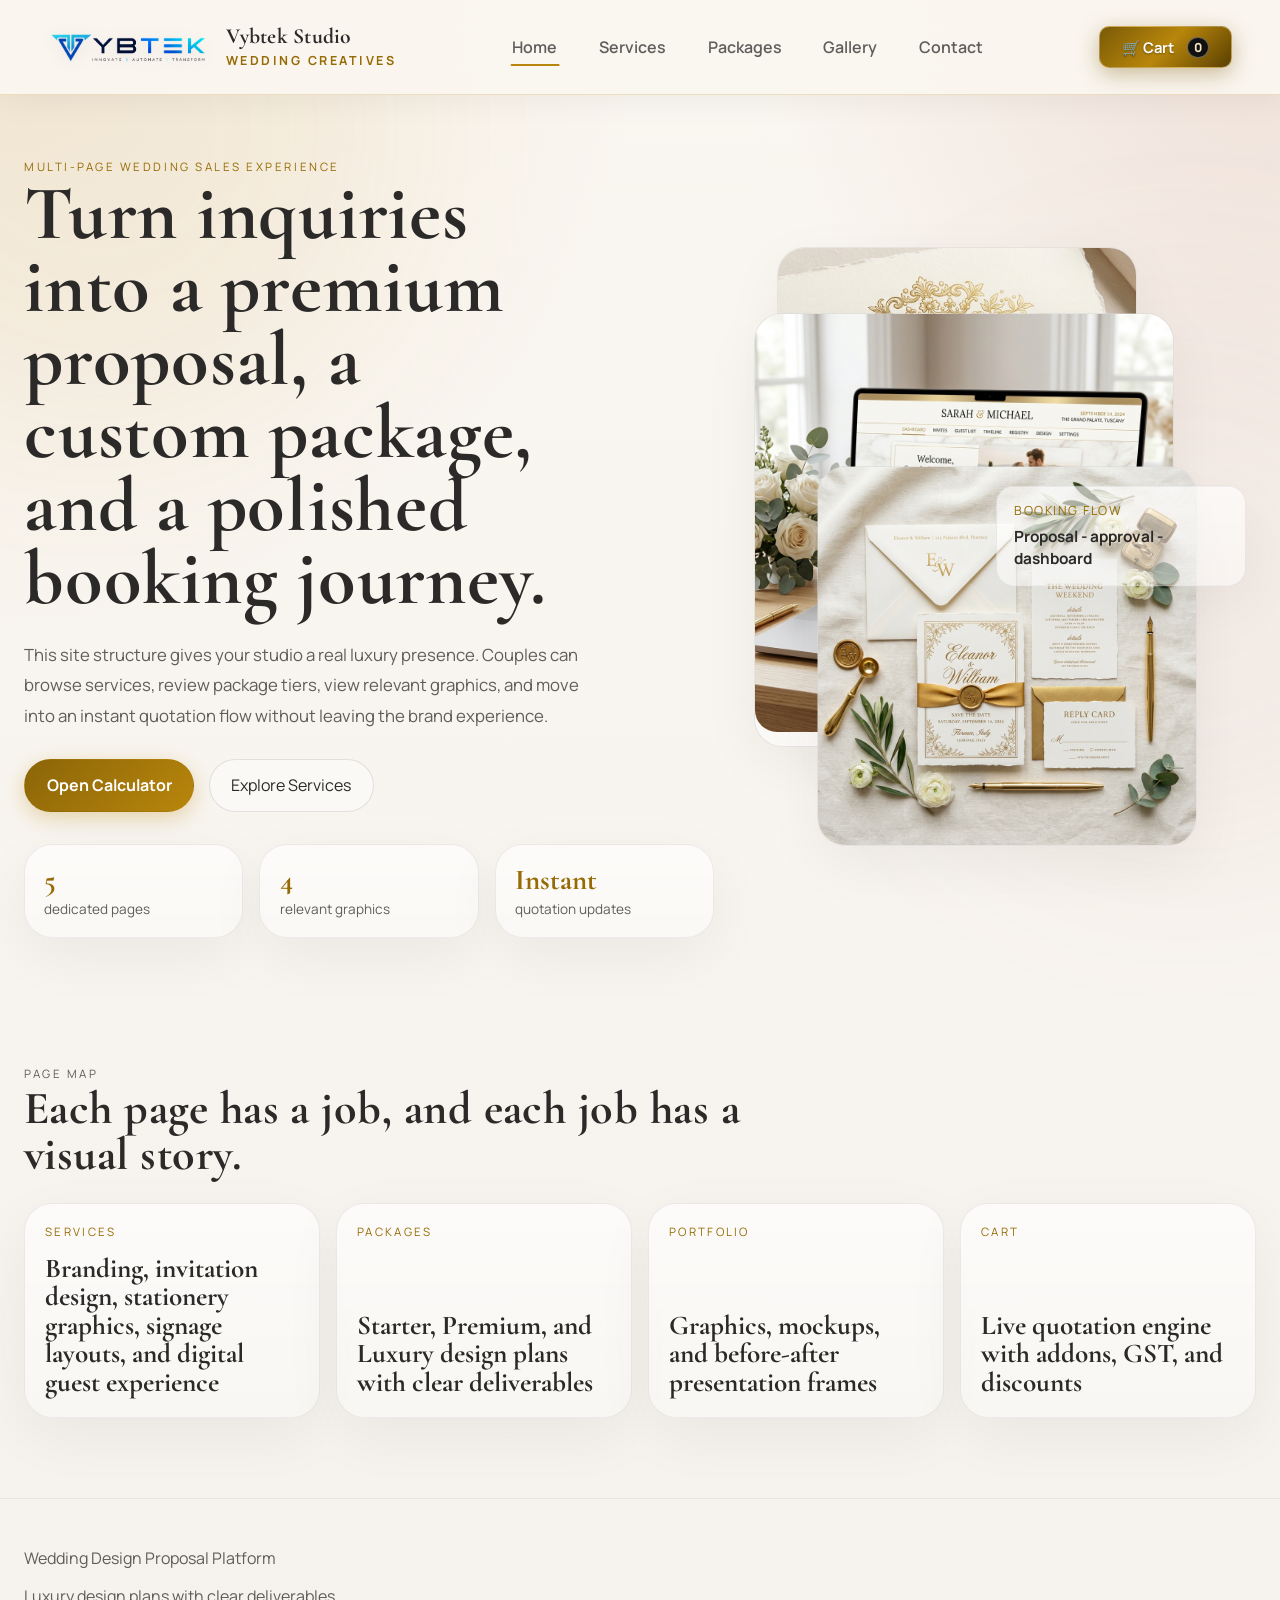
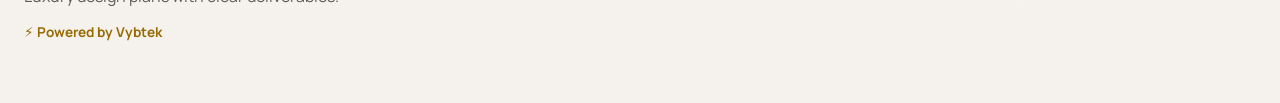
<file: index.html>
<!DOCTYPE html>
<html lang="en">
  <head>
    <meta charset="UTF-8" />
    <meta name="viewport" content="width=device-width, initial-scale=1.0" />
    <title>Wedding Design Proposal Platform</title>
    <meta
      name="description"
      content="A multi-page wedding design proposal website with services, packages, portfolio graphics, and instant quotation."
    />
    <link rel="canonical" href="https://invitejoy.vybtek.com/" />
    <link rel="icon" type="image/svg+xml" href="/graphics/invitejoy-logo.svg" />
    <meta property="og:type" content="website" />
    <meta property="og:site_name" content="InviteJoy" />
    <meta property="og:title" content="Wedding Design Proposal Platform" />
    <meta property="og:description" content="A multi-page wedding design proposal website with services, packages, portfolio graphics, and instant quotation." />
    <meta property="og:url" content="https://invitejoy.vybtek.com/" />
    <meta property="og:image" content="https://invitejoy.vybtek.com/graphics/og-invitejoy.jpg" />
    <meta name="twitter:card" content="summary_large_image" />
    <meta name="twitter:title" content="Wedding Design Proposal Platform" />
    <meta name="twitter:description" content="A multi-page wedding design proposal website with services, packages, portfolio graphics, and instant quotation." />
    <meta name="twitter:image" content="https://invitejoy.vybtek.com/graphics/og-invitejoy.jpg" />
    <link rel="preconnect" href="https://fonts.googleapis.com" />
    <link rel="preconnect" href="https://fonts.gstatic.com" crossorigin />
    <link
      href="https://fonts.googleapis.com/css2?family=Cormorant+Garamond:wght@500;600;700&family=Manrope:wght@400;500;600;700;800&display=swap"
      rel="stylesheet"
    />
    <link rel="stylesheet" href="css/styles.css" />
  </head>
  <body class="page-shell">
    <div class="ambient ambient-left"></div>
    <div class="ambient ambient-right"></div>
    <header class="topbar">
      <a href="index.html" class="brand-lockup" style="text-decoration: none; color: inherit;">
        <img src="graphics/invitejoy-logo.svg" alt="InviteJoy" class="brand-logo-img">
        <div>
          <h1 style="font-size: 1.15rem; margin: 0; color: var(--text); font-family: 'Cormorant Garamond', Georgia, serif; font-weight: 700; line-height: 1.1;">InviteJoy</h1>
          <p class="eyebrow" style="margin: 0.15rem 0 0 0; font-size: 0.72rem; color: var(--gold-strong); text-transform: uppercase; letter-spacing: 0.18em; font-weight: 700;">Wedding Creatives</p>
        </div>
      </a>
      <nav class="topnav">
        <a href="index.html">Home</a>
        <a href="services.html">Services</a>
        <a href="packages.html">Packages</a>
        <a href="portfolio.html">Gallery</a>
        <a href="contact.html">Contact</a>
      </nav>
      <div style="display: flex; align-items: center; gap: 0.75rem;">
        <a class="button button-primary header-cart-btn" href="cart.html" style="font-size: 0.85rem; padding: 0.45rem 1.1rem; border-radius: 8px; display: inline-flex; align-items: center; gap: 0.4rem;">🛒 Cart <span class="cart-badge-count">0</span></a>
      </div>
    </header>

    <main>
      <section class="hero section">
        <div class="hero-copy">
          <p class="eyebrow">Multi-page wedding sales experience</p>
          <h2>Turn inquiries into a premium proposal, a custom package, and a polished booking journey.</h2>
          <p class="lead">
            This site structure gives your studio a real luxury presence. Couples can browse services, review
            package tiers, view relevant graphics, and move into an instant quotation flow without leaving the
            brand experience.
          </p>
          <div class="hero-actions">
            <a class="button button-primary" href="cart.html">Open Calculator</a>
            <a class="button button-secondary" href="services.html">Explore Services</a>
          </div>
          <div class="hero-stats">
            <article>
              <strong>5</strong>
              <span>dedicated pages</span>
            </article>
            <article>
              <strong>4</strong>
              <span>relevant graphics</span>
            </article>
            <article>
              <strong>Instant</strong>
              <span>quotation updates</span>
            </article>
          </div>
        </div>

        <div class="hero-visual collage-visual">
          <div class="floating-card collage-card card-a">
            <img class="graphic-img" src="graphics/invitation-crest.jpg" alt="Elegant invitation crest graphic" />
          </div>
          <div class="floating-card collage-card card-b">
            <img class="graphic-img" src="graphics/website-dashboard.jpg" alt="Wedding website dashboard preview" />
          </div>
          <div class="floating-card collage-card card-c">
            <img class="graphic-img" src="graphics/stationery-suite.jpg" alt="Wedding stationery suite mockup" />
          </div>
          <div class="floating-card small-card collage-note">
            <span>Booking flow</span>
            <strong>Proposal - approval - dashboard</strong>
          </div>
        </div>
      </section>

      <section class="section">
        <div class="section-heading">
          <p class="eyebrow">Page Map</p>
          <h2>Each page has a job, and each job has a visual story.</h2>
        </div>
        <div class="page-links-grid">
          <a class="page-link-card" href="services.html">
            <span>Services</span>
            <strong>Branding, invitation design, stationery graphics, signage layouts, and digital guest experience</strong>
          </a>
          <a class="page-link-card" href="packages.html">
            <span>Packages</span>
            <strong>Starter, Premium, and Luxury design plans with clear deliverables</strong>
          </a>
          <a class="page-link-card" href="portfolio.html">
            <span>Portfolio</span>
            <strong>Graphics, mockups, and before-after presentation frames</strong>
          </a>
          <a class="page-link-card" href="cart.html">
            <span>Cart</span>
            <strong>Live quotation engine with addons, GST, and discounts</strong>
          </a>
        </div>
      </section>
    </main>

    <footer class="footer">
      <div>
        <p>Wedding Design Proposal Platform</p>
        <p>Luxury design plans with clear deliverables.</p>
        <p style="font-size: 0.85rem; color: var(--gold-strong); font-weight: 700; margin-top: 0.5rem;">⚡ Powered by Vybtek</p>
      </div>
    </footer>
  <script src="js/config.js"></script>
    <script src="js/nav.js"></script>
    <script src="js/cart-manager.js"></script>
</body>
</html>
</file>
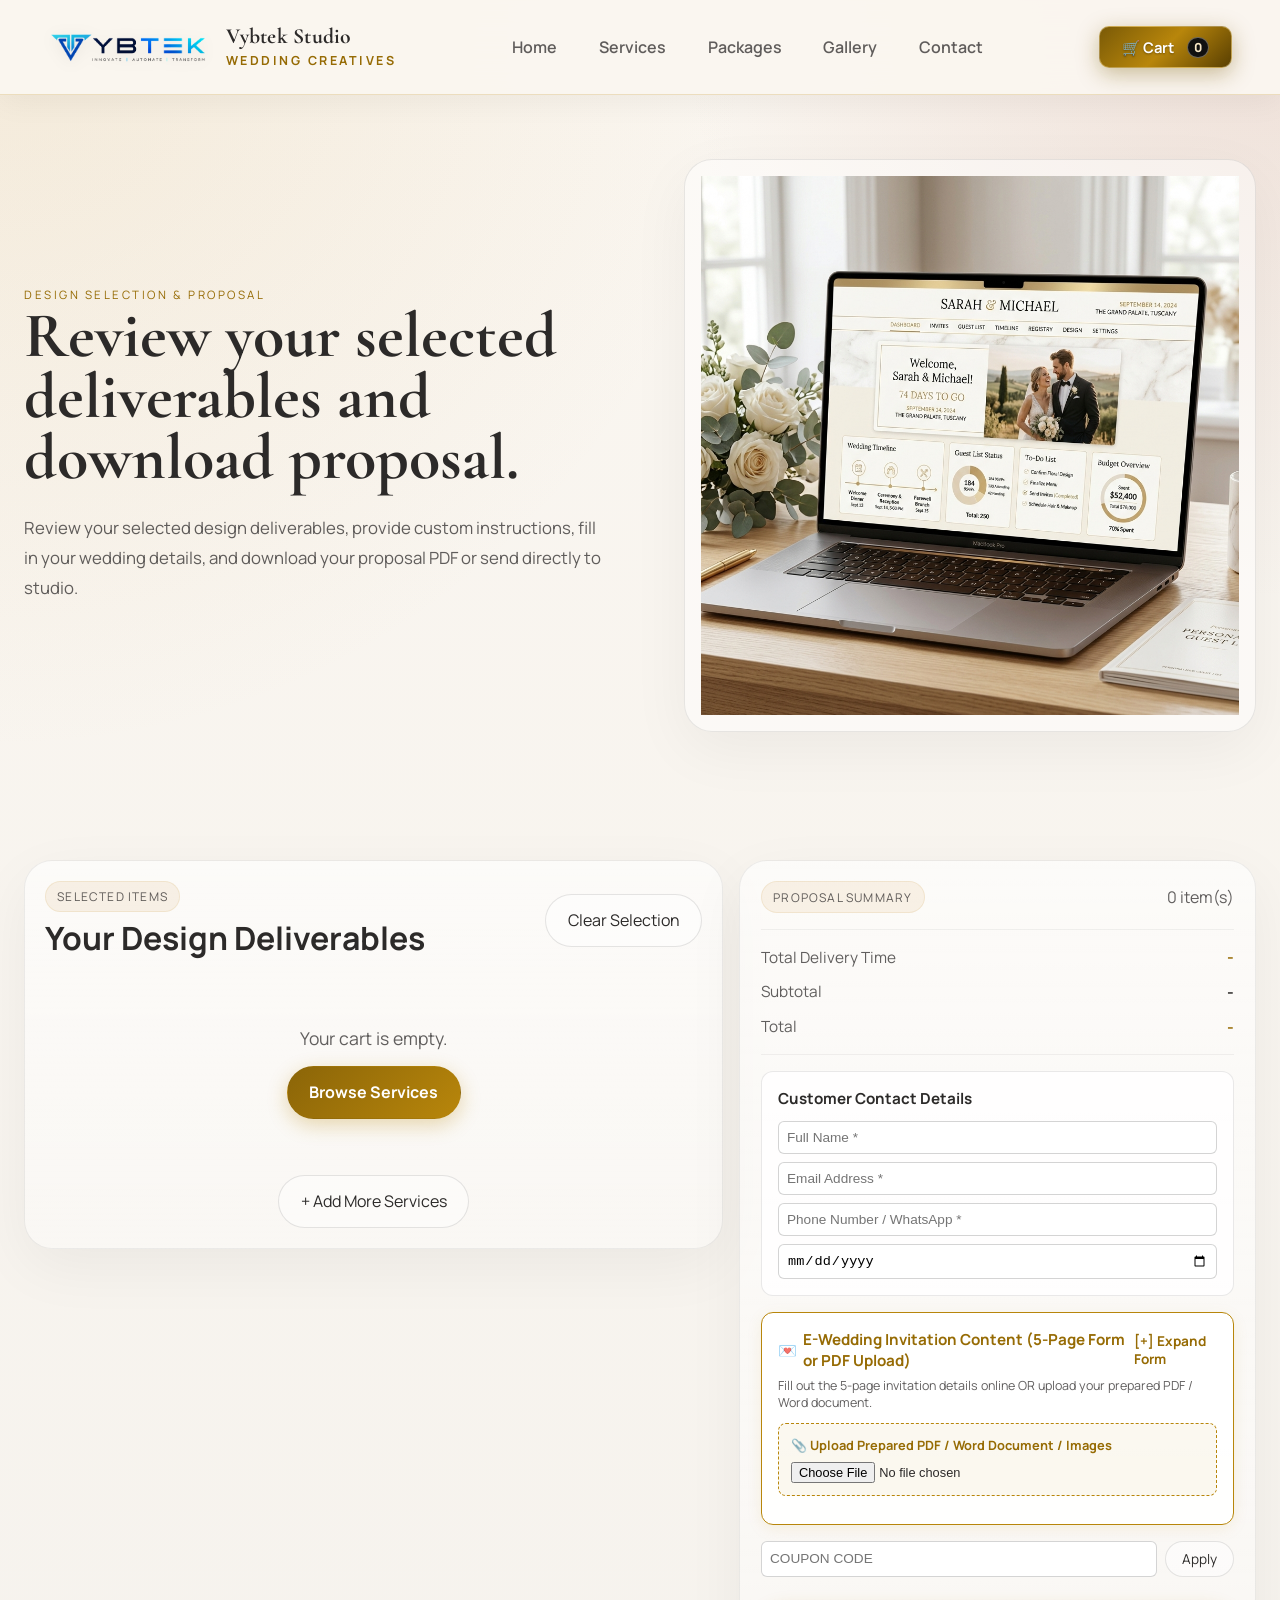
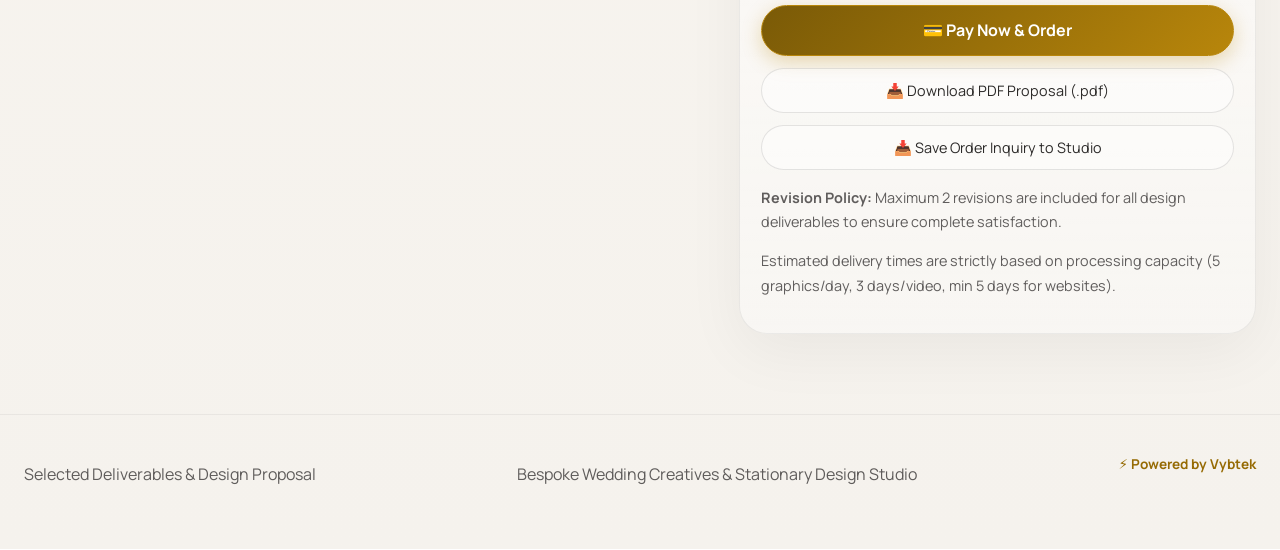
<file: calculator.html>
<!DOCTYPE html>
<html lang="en">
<head>
  <meta charset="UTF-8" />
  <meta name="robots" content="noindex" />
  <link rel="canonical" href="https://invitejoy.vybtek.com/cart.html" />
  <meta http-equiv="refresh" content="0; url=cart.html" />
  <script>window.location.href = "cart.html";</script>
</head>
<body>
  <p>Redirecting to <a href="cart.html">Cart & Checkout</a>...</p>
</body>
</html>
</file>
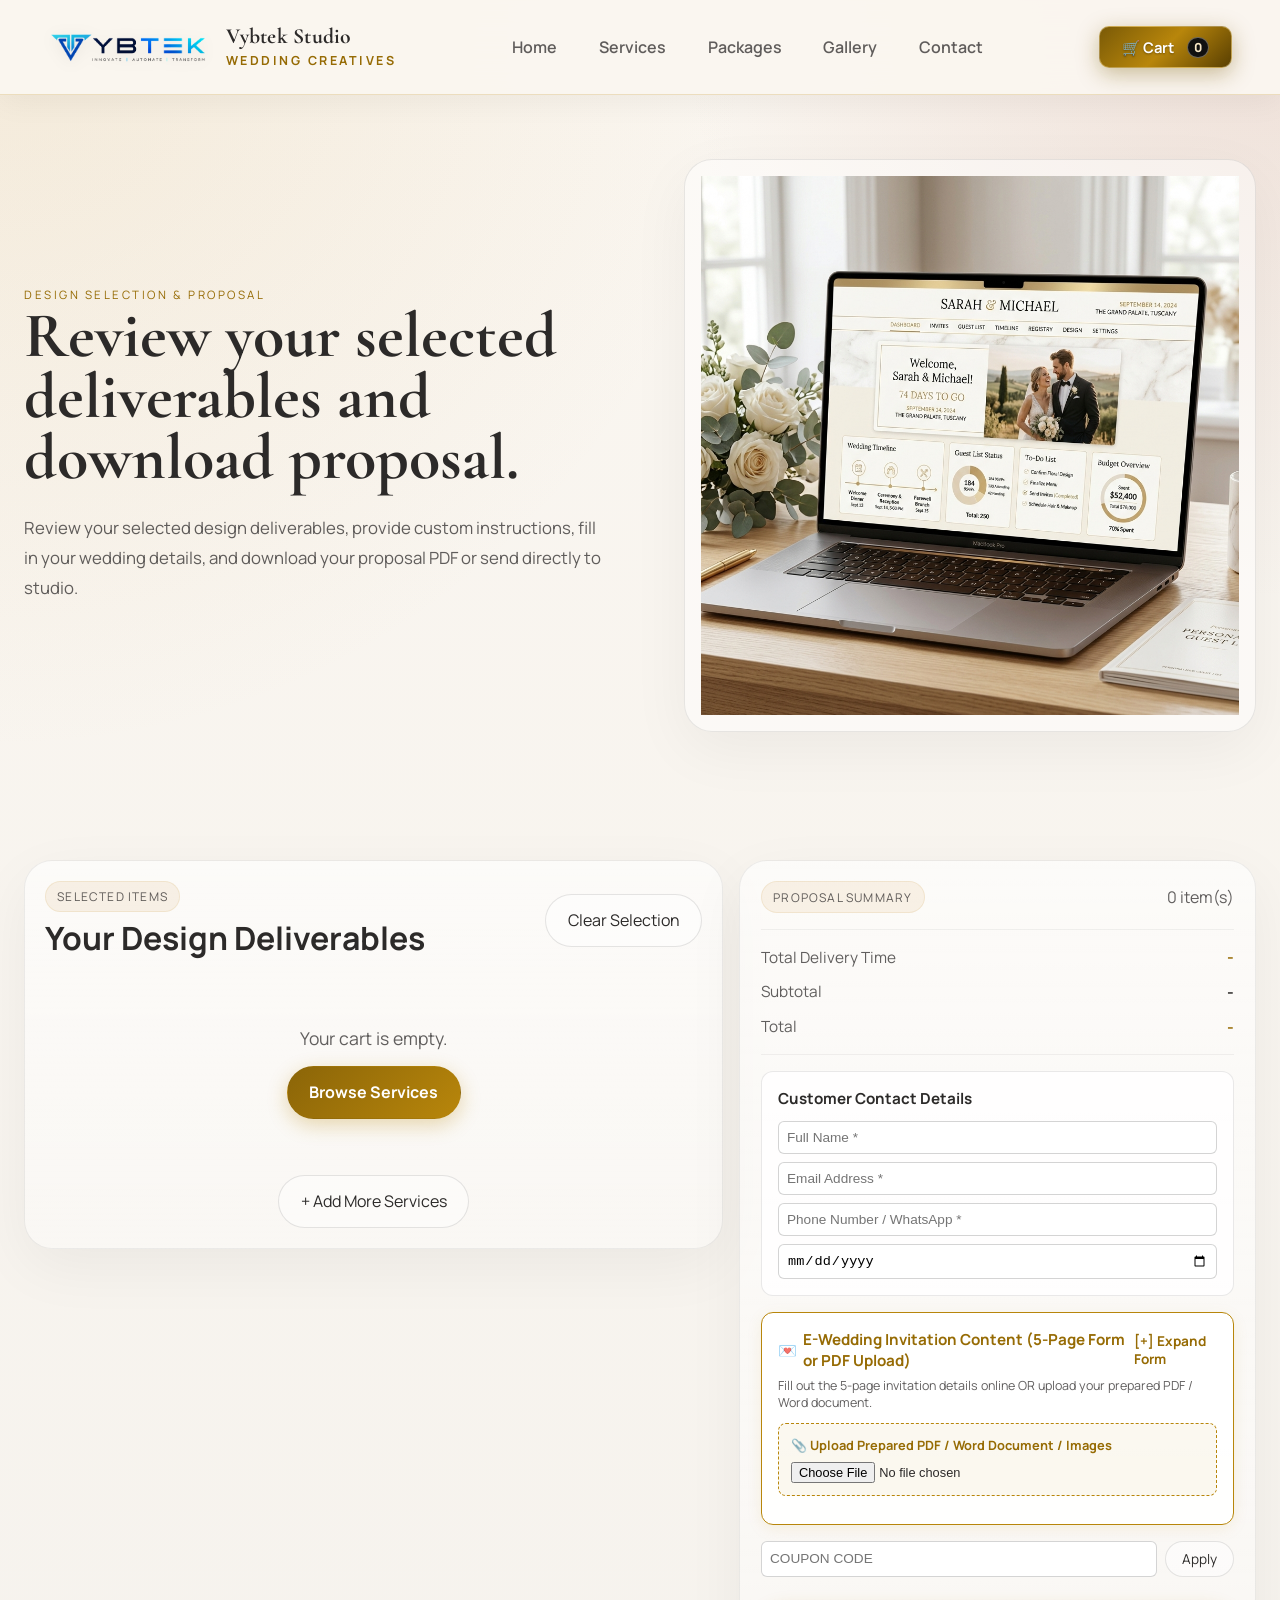
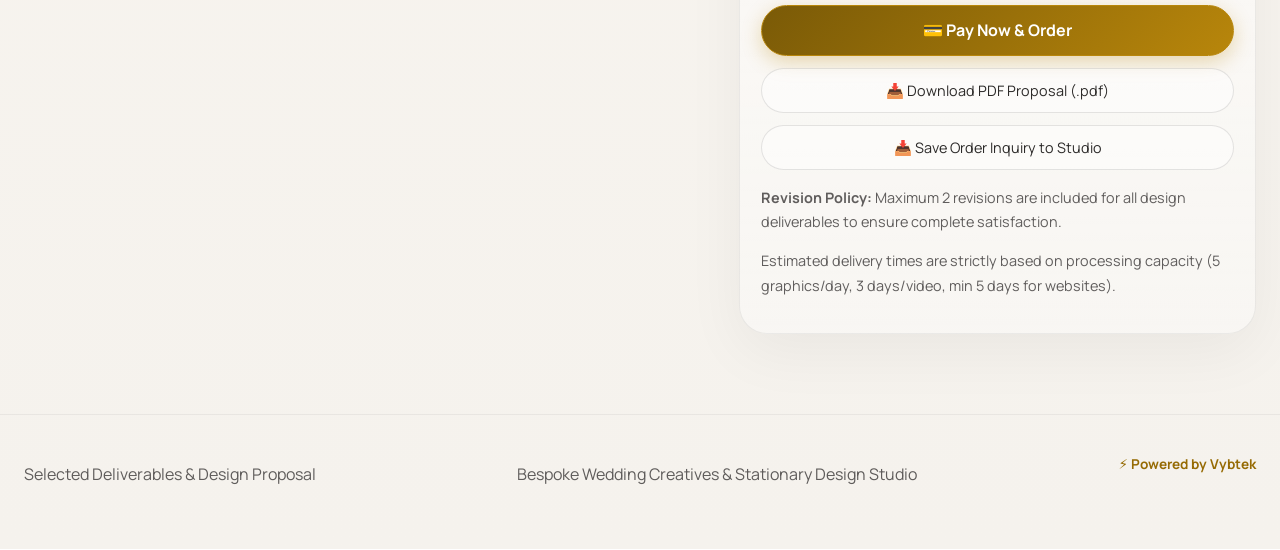
<file: cart.html>
<!DOCTYPE html>
<html lang="en">
  <head>
    <meta charset="UTF-8" />
    <meta name="viewport" content="width=device-width, initial-scale=1.0" />
    <title>Selected Designs & Proposal | Vybtek Wedding</title>
    <meta
      name="description"
      content="Review your selected wedding design services, calculate delivery timelines, and download your proposal."
    />
    <link rel="preconnect" href="https://fonts.googleapis.com" />
    <link rel="preconnect" href="https://fonts.gstatic.com" crossorigin />
    <link
      href="https://fonts.googleapis.com/css2?family=Cormorant+Garamond:wght@500;600;700&family=Manrope:wght@400;500;600;700;800&display=swap"
      rel="stylesheet"
    />
    <link rel="canonical" href="https://invitejoy.vybtek.com/cart.html" />
    <link rel="icon" type="image/svg+xml" href="/graphics/invitejoy-logo.svg" />
    <meta property="og:type" content="website" />
    <meta property="og:site_name" content="InviteJoy" />
    <meta property="og:title" content="Selected Designs & Proposal | Vybtek Wedding" />
    <meta property="og:description" content="Review your selected wedding design services, calculate delivery timelines, and download your proposal." />
    <meta property="og:url" content="https://invitejoy.vybtek.com/cart.html" />
    <meta property="og:image" content="https://invitejoy.vybtek.com/graphics/og-invitejoy.jpg" />
    <meta name="twitter:card" content="summary_large_image" />
    <meta name="twitter:title" content="Selected Designs & Proposal | Vybtek Wedding" />
    <meta name="twitter:description" content="Review your selected wedding design services, calculate delivery timelines, and download your proposal." />
    <meta name="twitter:image" content="https://invitejoy.vybtek.com/graphics/og-invitejoy.jpg" />
    <link rel="stylesheet" href="css/styles.css" />
    <style>
      .cart-item-row {
        display: flex;
        justify-content: space-between;
        align-items: center;
        padding: 1rem;
        background: rgba(255,255,255,0.7);
        border: 1px solid rgba(44,42,41,0.1);
        border-radius: 12px;
        margin-bottom: 0.75rem;
      }
      .cart-item-info {
        display: flex;
        align-items: center;
        gap: 1rem;
      }
      .cart-item-info img {
        width: 56px;
        height: 56px;
        object-fit: cover;
        border-radius: 8px;
        border: 1px solid rgba(44,42,41,0.15);
      }
      .remove-btn {
        background: #e74c3c;
        color: white;
        border: none;
        padding: 0.3rem 0.6rem;
        border-radius: 6px;
        cursor: pointer;
        font-size: 0.8rem;
      }
      @media print {
        header, nav, .header-cart-btn, footer, .button, button, .remove-btn, #invFormToggleIcon, .quote-note, .page-hero {
          display: none !important;
        }
        body, main {
          background: #ffffff !important;
          color: #000000 !important;
          padding: 0 !important;
          margin: 0 !important;
        }
        .calculator-layout {
          display: block !important;
        }
        .quote-panel {
          margin-top: 1.5rem !important;
        }
        textarea, input {
          border: none !important;
          background: transparent !important;
          resize: none !important;
        }
      }
    </style>
    <script src="https://checkout.razorpay.com/v1/checkout.js"></script>
</head>
  <body class="page-shell">
    <header class="topbar">
      <a href="index.html" class="brand-lockup" style="text-decoration: none; color: inherit;">
        <img src="graphics/invitejoy-logo.svg" alt="InviteJoy" class="brand-logo-img">
        <div>
          <h1 style="font-size: 1.15rem; margin: 0; color: var(--text); font-family: 'Cormorant Garamond', Georgia, serif; font-weight: 700; line-height: 1.1;">InviteJoy</h1>
          <p class="eyebrow" style="margin: 0.15rem 0 0 0; font-size: 0.72rem; color: var(--gold-strong); text-transform: uppercase; letter-spacing: 0.18em; font-weight: 700;">Wedding Creatives</p>
        </div>
      </a>
      <nav class="topnav">
        <a href="index.html">Home</a>
        <a href="services.html">Services</a>
        <a href="packages.html">Packages</a>
        <a href="portfolio.html">Gallery</a>
        <a href="contact.html">Contact</a>
      </nav>
      <div style="display: flex; align-items: center; gap: 0.75rem;">
        <a class="button button-primary header-cart-btn" href="cart.html" style="font-size: 0.85rem; padding: 0.45rem 1.1rem; border-radius: 8px; display: inline-flex; align-items: center; gap: 0.4rem;">🛒 Cart <span class="cart-badge-count">0</span></a>
      </div>
    </header>

    <main>
      <section class="page-hero section">
        <div class="page-hero-copy">
          <p class="eyebrow">Design Selection & Proposal</p>
          <h2>Review your selected deliverables and download proposal.</h2>
          <p class="lead">
            Review your selected design deliverables, provide custom instructions, fill in your wedding details, and download your proposal PDF or send directly to studio.
          </p>
        </div>
        <div class="page-hero-graphic">
          <img src="graphics/website-dashboard.jpg" alt="Checkout dashboard visual" />
        </div>
      </section>

      <section id="calculator" class="section calculator-section">
        <div class="calculator-layout">
          <div class="calculator-panel">
            <div class="calc-header">
              <div>
                <span class="calc-badge">Selected Items</span>
                <h3>Your Design Deliverables</h3>
              </div>
              <button class="button button-secondary" onclick="clearAllCart()">Clear Selection</button>
            </div>

            <div id="cartItemsContainer" style="margin-bottom: 1.5rem;"></div>

            <div id="websitePagesGroup" class="admin-input-group" style="display: none; background: rgba(184, 134, 11, 0.1); padding: 1rem; border-radius: 12px; margin-bottom: 1.5rem;">
              <label style="font-weight: 700;">Additional Website Pages (Base single-page included)</label>
              <p style="font-size: 0.85rem; color: var(--muted); margin: 0.25rem 0 0.5rem 0;">Specify extra pages needed beyond the base single page layout</p>
              <input type="number" id="websitePages" min="0" value="0" style="width: 100%; max-width: 200px; padding: 0.5rem; border-radius: 8px; border: 1px solid rgba(44,42,41,0.2);" oninput="renderCartSummary()">
            </div>

            <div style="text-align: center; margin-top: 1.5rem;">
              <a href="services.html" class="button button-ghost">+ Add More Services</a>
            </div>
          </div>

          <aside id="quotePanel" class="quote-panel">
            <div class="quote-card">
              <div class="quote-topline">
                <span class="calc-badge">Proposal summary</span>
                <span id="selectedCount">0 items</span>
              </div>
              <div class="quote-breakdown">
                <div>
                  <span>Total Delivery Time</span>
                  <strong id="deliveryTime" style="color: var(--gold-strong);">-</strong>
                </div>
                <div>
                  <span>Subtotal</span>
                  <strong id="summarySubtotal">-</strong>
                </div>
                <div id="summaryDiscountRow" style="display: none;">
                  <span>Discount</span>
                  <strong id="summaryDiscount" style="color: #2e7d32;">-</strong>
                </div>
                <div>
                  <span>Total</span>
                  <strong id="summaryTotal" style="color: var(--gold-strong);">-</strong>
                </div>
              </div>

              <div class="customer-info-form" style="margin: 1rem 0; padding: 1rem; background: rgba(255,255,255,0.8); border-radius: 12px; border: 1px solid rgba(44,42,41,0.1);">
                <h4 style="margin: 0 0 0.75rem 0; font-size: 0.95rem; font-weight: 700;">Customer Contact Details</h4>
                <div style="display: flex; flex-direction: column; gap: 0.5rem;">
                  <input type="text" id="custName" placeholder="Full Name *" required style="padding: 0.5rem; border-radius: 6px; border: 1px solid rgba(44,42,41,0.2); font-size: 0.85rem;">
                  <input type="email" id="custEmail" placeholder="Email Address *" required style="padding: 0.5rem; border-radius: 6px; border: 1px solid rgba(44,42,41,0.2); font-size: 0.85rem;">
                  <input type="tel" id="custPhone" placeholder="Phone Number / WhatsApp *" required style="padding: 0.5rem; border-radius: 6px; border: 1px solid rgba(44,42,41,0.2); font-size: 0.85rem;">
                  <input type="date" id="custEventDate" style="padding: 0.5rem; border-radius: 6px; border: 1px solid rgba(44,42,41,0.2); font-size: 0.85rem;" title="Wedding / Event Date">
                </div>
              </div>

              <!-- 5-PAGE E-WEDDING INVITATION CONTENT FORM & FILE UPLOAD -->
              <div class="invitation-details-block" style="margin: 1rem 0; padding: 1rem; background: rgba(255,255,255,0.9); border-radius: 12px; border: 1.5px solid var(--gold); box-shadow: 0 4px 15px rgba(184,134,11,0.1);">
                <div style="display: flex; justify-content: space-between; align-items: center; cursor: pointer;" onclick="toggleInvitationForm()">
                  <h4 style="margin: 0; font-size: 0.95rem; font-weight: 700; color: var(--gold-strong); display: flex; align-items: center; gap: 0.4rem;">
                    <span>💌</span> E-Wedding Invitation Content (5-Page Form or PDF Upload)
                  </h4>
                  <span id="invFormToggleIcon" style="font-weight: bold; color: var(--gold-strong); font-size: 0.85rem;">[+] Expand Form</span>
                </div>
                <p style="font-size: 0.78rem; color: var(--muted); margin: 0.35rem 0 0.75rem;">Fill out the 5-page invitation details online OR upload your prepared PDF / Word document.</p>

                <!-- OPTION A: FILE UPLOAD -->
                <div style="margin-bottom: 0.75rem; background: rgba(184,134,11,0.06); padding: 0.75rem; border-radius: 8px; border: 1px dashed var(--gold);">
                  <label style="font-size: 0.8rem; font-weight: 700; display: block; margin-bottom: 0.35rem; color: var(--gold-strong);">📎 Upload Prepared PDF / Word Document / Images</label>
                  <input type="file" id="invitationDocFile" accept=".pdf,.doc,.docx,.png,.jpg,.jpeg" style="width: 100%; font-size: 0.8rem;">
                </div>

                <!-- OPTION B: 5-PAGE CONTENT FORM -->
                <div id="invitationFormBody" style="display: none; flex-direction: column; gap: 0.75rem; margin-top: 0.75rem; border-top: 1px solid rgba(44,42,41,0.1); padding-top: 0.75rem;">
                  
                  <!-- PAGE 1 -->
                  <div style="background: rgba(44,42,41,0.03); padding: 0.75rem; border-radius: 8px;">
                    <strong style="font-size: 0.85rem; color: var(--gold-strong); display: block; margin-bottom: 0.4rem;">Page 1: Title & Overview</strong>
                    <div style="display: grid; grid-template-columns: 1fr 1fr; gap: 0.4rem;">
                      <input type="text" id="invGroomBride" placeholder="Groom & Bride Names (e.g. Rahul & Priya)" style="padding: 0.4rem; font-size: 0.8rem; border-radius: 6px; border: 1px solid #ccc;">
                      <input type="text" id="invHashtag" placeholder="# Wedding Hashtag (e.g. #RahulWedsPriya)" style="padding: 0.4rem; font-size: 0.8rem; border-radius: 6px; border: 1px solid #ccc;">
                      <input type="text" id="invEventDate" placeholder="Date of Event (e.g. 12th Dec 2026)" style="padding: 0.4rem; font-size: 0.8rem; border-radius: 6px; border: 1px solid #ccc;">
                      <input type="text" id="invLocation" placeholder="Location / Venue City (e.g. Udaipur, Rajasthan)" style="padding: 0.4rem; font-size: 0.8rem; border-radius: 6px; border: 1px solid #ccc;">
                    </div>
                  </div>

                  <!-- PAGE 2 -->
                  <div style="background: rgba(44,42,41,0.03); padding: 0.75rem; border-radius: 8px;">
                    <strong style="font-size: 0.85rem; color: var(--gold-strong); display: block; margin-bottom: 0.4rem;">Page 2: Invocation & Family Lineage</strong>
                    <div style="display: flex; flex-direction: column; gap: 0.4rem;">
                      <input type="text" id="invHeaderNote" value="Shri Ganeshay Namah" placeholder="Invocation Note (e.g. Shri Ganeshay Namah)" style="padding: 0.4rem; font-size: 0.8rem; border-radius: 6px; border: 1px solid #ccc;">
                      <input type="text" id="invParentsName" placeholder="Bride / Groom Parents' Names (Cordially inviting)" style="padding: 0.4rem; font-size: 0.8rem; border-radius: 6px; border: 1px solid #ccc;">
                      <input type="text" id="invBrideGrandparents" placeholder="Bride Name & (GR/D/O Grandparents Name)" style="padding: 0.4rem; font-size: 0.8rem; border-radius: 6px; border: 1px solid #ccc;">
                      <input type="text" id="invGroomGrandparents" placeholder="Groom Name & (GR/S/O Grandparents Name)" style="padding: 0.4rem; font-size: 0.8rem; border-radius: 6px; border: 1px solid #ccc;">
                      <input type="text" id="invAwaitingPresence" placeholder="Awaiting Your Presence (Special Family Member Names)" style="padding: 0.4rem; font-size: 0.8rem; border-radius: 6px; border: 1px solid #ccc;">
                    </div>
                  </div>

                  <!-- PAGE 3 -->
                  <div style="background: rgba(44,42,41,0.03); padding: 0.75rem; border-radius: 8px;">
                    <strong style="font-size: 0.85rem; color: var(--gold-strong); display: block; margin-bottom: 0.4rem;">Page 3: Day 1 Schedule (Check-in, Mehendi, High Tea, Sangeet)</strong>
                    <div style="display: flex; flex-direction: column; gap: 0.4rem;">
                      <input type="text" id="invDay1Date" placeholder="Day 1 Date (e.g. Friday, 11th Dec 2026)" style="padding: 0.4rem; font-size: 0.8rem; border-radius: 6px; border: 1px solid #ccc;">
                      <textarea id="invDay1Details" rows="3" placeholder="Hotel Check-in & Address, Mehendi, High Tea, Sangeet & Ring Ceremony timings" style="padding: 0.4rem; font-size: 0.8rem; border-radius: 6px; border: 1px solid #ccc;"></textarea>
                    </div>
                  </div>

                  <!-- PAGE 4 -->
                  <div style="background: rgba(44,42,41,0.03); padding: 0.75rem; border-radius: 8px;">
                    <strong style="font-size: 0.85rem; color: var(--gold-strong); display: block; margin-bottom: 0.4rem;">Page 4: Day 2 Main Ceremony Schedule (Haldi, Baraat, Phere, Dinner)</strong>
                    <div style="display: flex; flex-direction: column; gap: 0.4rem;">
                      <input type="text" id="invDay2Date" placeholder="Day 2 Date (e.g. Saturday, 12th Dec 2026)" style="padding: 0.4rem; font-size: 0.8rem; border-radius: 6px; border: 1px solid #ccc;">
                      <textarea id="invDay2Details" rows="3" placeholder="Ganesh Pujan, Haldi, Baraat Procession + High Tea, Sangam (Phere/Hast Milap), Dinner timings" style="padding: 0.4rem; font-size: 0.8rem; border-radius: 6px; border: 1px solid #ccc;"></textarea>
                    </div>
                  </div>

                  <!-- PAGE 5 -->
                  <div style="background: rgba(44,42,41,0.03); padding: 0.75rem; border-radius: 8px;">
                    <strong style="font-size: 0.85rem; color: var(--gold-strong); display: block; margin-bottom: 0.4rem;">Page 5: Thank You, RSVP & Notes</strong>
                    <div style="display: flex; flex-direction: column; gap: 0.4rem;">
                      <textarea id="invThankYouNote" rows="2" placeholder="Thank You Message (e.g. Thank you for being part of our special day...)" style="padding: 0.4rem; font-size: 0.8rem; border-radius: 6px; border: 1px solid #ccc;"></textarea>
                      <input type="text" id="invFamilyName" placeholder="Family Name (e.g. Sharma Family)" style="padding: 0.4rem; font-size: 0.8rem; border-radius: 6px; border: 1px solid #ccc;">
                      <input type="text" id="invRsvp" placeholder="R. S. V. P Details & Contact Numbers" style="padding: 0.4rem; font-size: 0.8rem; border-radius: 6px; border: 1px solid #ccc;">
                      <textarea id="invCustomNote" rows="2" placeholder="Additional Notes / Custom Requirements" style="padding: 0.4rem; font-size: 0.8rem; border-radius: 6px; border: 1px solid #ccc;"></textarea>
                    </div>
                  </div>

                </div>
              </div>

              <div class="coupon-box" style="margin: 0 0 1rem 0;">
                <div style="display: flex; gap: 0.5rem;">
                  <input type="text" id="couponInput" placeholder="Coupon code" style="flex: 1; padding: 0.5rem; border-radius: 6px; border: 1px solid rgba(44,42,41,0.2); font-size: 0.85rem; text-transform: uppercase;">
                  <button type="button" class="button button-secondary" style="padding: 0.5rem 1rem; font-size: 0.85rem;" onclick="applyCouponCode()">Apply</button>
                </div>
                <div id="couponStatusMsg" style="font-size: 0.8rem; margin-top: 0.4rem;"></div>
              </div>

              <div class="quote-actions" style="flex-direction: column; gap: 0.75rem;">
                <button class="button button-primary" id="payNowBtn" style="width: 100%; font-size: 1rem; padding: 0.85rem; background: linear-gradient(135deg, #7a5a07, #b8860b); border-color: #b8860b; color: #ffffff; font-weight: 700;" onclick="processCheckout()">💳 Pay Now &amp; Order</button>
                <button class="button button-secondary" id="downloadPdfBtn" style="width: 100%; font-size: 0.9rem; padding: 0.75rem;" onclick="generateDirectPdf()">📥 Download PDF Proposal (.pdf)</button>
                <button class="button button-secondary" id="submitInquiryBtn" style="width: 100%; font-size: 0.9rem; padding: 0.75rem;" onclick="submitLocalInquiry()">📥 Save Order Inquiry to Studio</button>
              </div>
              <div class="quote-note">
                <p>
                  <strong>Revision Policy:</strong> Maximum 2 revisions are included for all design deliverables to ensure complete satisfaction.
                </p>
                <p>
                  Estimated delivery times are strictly based on processing capacity (5 graphics/day, 3 days/video, min 5 days for websites).
                </p>
              </div>
            </div>
          </aside>
        </div>
      </section>
    </main>

    <footer class="footer">
      <p>Selected Deliverables & Design Proposal</p>
      <p>Bespoke Wedding Creatives & Stationary Design Studio</p>
      <p style="font-size: 0.85rem; color: var(--gold-strong); font-weight: 700; margin-top: 0.5rem;">⚡ Powered by Vybtek</p>
    </footer>

  <script src="js/config.js"></script>
    <script src="js/nav.js"></script>
    <script src="js/cart-manager.js"></script>
    <script>
      const currency = new Intl.NumberFormat("en-IN", {
        style: "currency",
        currency: "INR",
        maximumFractionDigits: 0,
      });

      let currentGrandTotal = 0;

      function renderCartItems() {
        const cart = CartManager.getCart();
        const container = document.getElementById("cartItemsContainer");
        container.innerHTML = "";

        if (cart.length === 0) {
          container.innerHTML = `
            <div style="text-align: center; padding: 2rem; color: var(--muted);">
              <p style="font-size: 1.1rem; margin-bottom: 1rem;">Your cart is empty.</p>
              <a href="services.html" class="button button-primary">Browse Services</a>
            </div>
          `;
          document.getElementById("websitePagesGroup").style.display = "none";
          renderCartSummary();
          return;
        }

        let hasWebsite = false;

        cart.forEach(item => {
          if (item.type === "website") hasWebsite = true;
          const imgSrc = item.sample || (item.samples ? item.samples[0] : "graphics/website-dashboard.jpg");
          const qty = item.quantity || 1;
          const lineTotal = item.price * qty;

          const card = document.createElement("div");
          card.style.cssText = "background: rgba(255,255,255,0.7); border: 1px solid rgba(44,42,41,0.1); border-radius: 12px; padding: 1rem; margin-bottom: 1rem; transition: all 0.2s ease;";
          
          card.innerHTML = `
            <div class="cart-item-row" style="display: flex; justify-content: space-between; align-items: center; gap: 1rem; flex-wrap: wrap;">
              <div class="cart-item-info" style="display: flex; align-items: center; gap: 0.85rem;">
                <img src="${imgSrc}" alt="${item.name}" style="width: 52px; height: 52px; object-fit: cover; border-radius: 8px; border: 1px solid rgba(44,42,41,0.15);">
                <div>
                  <strong style="font-size: 1.05rem; display: block; color: var(--text);">${item.name}</strong>
                  <span style="font-size: 0.8rem; color: var(--gold-strong); font-weight: 600;">Custom Deliverable</span>
                </div>
              </div>
              <div style="display: flex; align-items: center; gap: 0.85rem; flex-wrap: wrap;">
                <div style="display: inline-flex; align-items: center; background: rgba(44,42,41,0.06); border-radius: 6px; border: 1px solid rgba(44,42,41,0.15); overflow: hidden;">
                  <button onclick="changeCartQty('${item.id}', -1)" style="border:none; background:none; padding: 0.25rem 0.55rem; cursor:pointer; font-weight:bold; font-size: 0.95rem; color: var(--text);">-</button>
                  <span style="padding: 0 0.55rem; font-size: 0.88rem; font-weight: 700; color: var(--text); min-width: 20px; text-align: center;">${qty}</span>
                  <button onclick="changeCartQty('${item.id}', 1)" style="border:none; background:none; padding: 0.25rem 0.55rem; cursor:pointer; font-weight:bold; font-size: 0.95rem; color: var(--text);">+</button>
                </div>
                <button class="remove-btn" onclick="removeCartItem('${item.id}')">Remove</button>
              </div>
            </div>

            <!-- QUANTITY & VARIATION NOTES INPUT -->
            <div style="margin-top: 0.75rem; border-top: 1px dashed rgba(44,42,41,0.12); padding-top: 0.65rem;">
              <div style="display: flex; align-items: center; justify-content: space-between; margin-bottom: 0.35rem; flex-wrap: wrap; gap: 0.35rem;">
                <label style="font-size: 0.82rem; font-weight: 700; color: var(--gold-strong); display: flex; align-items: center; gap: 0.35rem;">
                  📝 Notes / Instructions for ${qty > 1 ? `this item (${qty} quantities)` : 'this item'}:
                </label>
                ${qty > 1 ? `<span style="font-size: 0.73rem; background: rgba(184,134,11,0.12); color: var(--gold-strong); padding: 0.15rem 0.5rem; border-radius: 99px; font-weight: 700;">💡 Tip: You can specify notes for Qty 1 vs Qty 2 here</span>` : ''}
              </div>
              <textarea 
                id="item-notes-${item.id}"
                rows="2" 
                placeholder="${qty > 1 ? `e.g. Qty 1: Groom side family details (Hotel Taj)\nQty 2: Bride side family details (Hotel Marriot)` : 'Add any custom names, venue text, or design instructions for this deliverable...'}"
                style="width: 100%; padding: 0.5rem 0.75rem; font-size: 0.82rem; border-radius: 8px; border: 1px solid rgba(44,42,41,0.18); outline: none; resize: vertical; font-family: inherit;"
                oninput="saveItemNote('${item.id}', this.value)"
              >${item.notes || ''}</textarea>
            </div>
          `;
          container.appendChild(card);
        });

        document.getElementById("websitePagesGroup").style.display = hasWebsite ? "block" : "none";
        renderCartSummary();
      }

      function saveItemNote(itemId, text) {
        CartManager.updateNotes(itemId, text);
      }

      function changeCartQty(itemId, change) {
        const cart = CartManager.getCart();
        const item = cart.find(i => i.id === itemId);
        if (item) {
          const newQty = (item.quantity || 1) + change;
          CartManager.updateQuantity(itemId, newQty);
          renderCartItems();
        }
      }

      function removeCartItem(itemId) {
        CartManager.removeItem(itemId);
        renderCartItems();
      }

      function clearAllCart() {
        CartManager.clearCart();
        renderCartItems();
      }

      let activeCoupon = null;

      function getCalculatedSubtotal() {
        const cart = CartManager.getCart();
        let subtotal = 0;
        let hasWebsite = false;
        cart.forEach(item => {
          subtotal += (item.price * (item.quantity || 1));
          if (item.type === "website") hasWebsite = true;
        });
        const extraPagesInput = document.getElementById("websitePages");
        const extraPages = hasWebsite ? (parseInt(extraPagesInput.value) || 0) : 0;
        subtotal += (extraPages * 2000);
        return subtotal;
      }

      let appCoupons = [
        { code: "VYBTEK10", discountType: "percent", value: 10, minSubtotal: 0, description: "10% OFF" },
        { code: "WEDDING15", discountType: "percent", value: 15, minSubtotal: 15000, description: "15% OFF" },
        { code: "ROYAL20", discountType: "percent", value: 20, minSubtotal: 30000, description: "20% OFF" },
        { code: "WELCOME5000", discountType: "flat", value: 5000, minSubtotal: 25000, description: "Flat ₹5,000 OFF" }
      ];

      async function fetchCoupons() {
        try {
          const res = await fetch(`${API_BASE}/data`);
          if (res.ok) {
            const data = await res.json();
            if (data.coupons && data.coupons.length > 0) {
              appCoupons = data.coupons;
            }
          }
        } catch(e) {
          console.error("Error loading coupons", e);
        }
      }

      fetchCoupons();

      async function applyCouponCode() {
        const input = document.getElementById("couponInput");
        const msgEl = document.getElementById("couponStatusMsg");
        const code = (input.value || "").trim().toUpperCase();

        if (!code) {
          activeCoupon = null;
          msgEl.textContent = "";
          renderCartSummary();
          return;
        }

        await fetchCoupons();
        const found = appCoupons.find(c => c.code === code);
        if (!found) {
          activeCoupon = null;
          msgEl.style.color = "#e74c3c";
          msgEl.textContent = "❌ Invalid Coupon Code.";
          renderCartSummary();
          return;
        }

        const currentSubtotal = getCalculatedSubtotal();
        if (currentSubtotal < (found.minSubtotal || 0)) {
          activeCoupon = null;
          msgEl.style.color = "#e74c3c";
          msgEl.textContent = `❌ Requires minimum subtotal of ₹${(found.minSubtotal || 0).toLocaleString('en-IN')}.`;
          renderCartSummary();
          return;
        }

        activeCoupon = found;
        const descText = found.description || found.desc || (found.discountType === "percent" ? `${found.value}% OFF` : `Flat ₹${found.value} OFF`);
        msgEl.style.color = "#2e7d32";
        msgEl.textContent = `🎉 Coupon "${found.code}" applied! (${descText})`;
        renderCartSummary();
      }

      function renderCartSummary() {
        const cart = CartManager.getCart();
        let totalGraphics = 0;
        let totalVideos = 0;
        let hasWebsite = false;

        cart.forEach(item => {
          const qty = item.quantity || 1;
          if (item.type === "graphic") totalGraphics += qty;
          if (item.type === "video") totalVideos += qty;
          if (item.type === "website") hasWebsite = true;
        });

        const extraPagesInput = document.getElementById("websitePages");
        const extraPages = hasWebsite ? (parseInt(extraPagesInput.value) || 0) : 0;

        let graphicDays = Math.ceil(totalGraphics / 5);
        let videoDays = totalVideos * 3;
        let websiteDays = hasWebsite ? 5 : 0;
        let totalDays = graphicDays + videoDays + websiteDays;

        const totalItemsCount = cart.reduce((sum, i) => sum + (i.quantity || 1), 0);

        const countEl = document.getElementById("selectedCount");
        if (countEl) countEl.textContent = totalItemsCount + " item(s)";
        
        const deliveryEl = document.getElementById("deliveryTime");
        if (deliveryEl) deliveryEl.textContent = totalDays > 0 ? `${totalDays} Days (Estimated)` : "-";

        // Totals (display only — the server re-prices the cart and charges its own figure)
        const subtotal = cart.length ? getCalculatedSubtotal() : 0;
        let discount = 0;
        if (activeCoupon && subtotal >= (activeCoupon.minSubtotal || 0)) {
          discount = activeCoupon.discountType === "percent"
            ? Math.round(subtotal * activeCoupon.value / 100)
            : (Number(activeCoupon.value) || 0);
          discount = Math.min(discount, subtotal);
        }
        currentGrandTotal = subtotal - discount;
        const setText = (id, v) => { const el = document.getElementById(id); if (el) el.textContent = v; };
        setText("summarySubtotal", subtotal ? currency.format(subtotal) : "-");
        setText("summaryDiscount", discount ? "− " + currency.format(discount) : "-");
        const discRow = document.getElementById("summaryDiscountRow");
        if (discRow) discRow.style.display = discount ? "" : "none";
        setText("summaryTotal", currentGrandTotal ? currency.format(currentGrandTotal) : "-");
      }

      function toggleInvitationForm() {
        const body = document.getElementById("invitationFormBody");
        const icon = document.getElementById("invFormToggleIcon");
        if (body.style.display === "none" || !body.style.display) {
          body.style.display = "flex";
          icon.textContent = "[-] Collapse Form";
        } else {
          body.style.display = "none";
          icon.textContent = "[+] Expand Form";
        }
      }

      async function generateDirectPdf() {
        const cart = CartManager.getCart();
        if (cart.length === 0) {
          alert("Your selection is empty. Please add design services first.");
          return;
        }

        const btn = document.getElementById("downloadPdfBtn");
        if (btn) { btn.disabled = true; btn.textContent = "⏳ Generating PDF Document..."; }

        const custName = (document.getElementById("custName")?.value || "Valued Client").trim();
        const custEmail = (document.getElementById("custEmail")?.value || "N/A").trim();
        const custPhone = (document.getElementById("custPhone")?.value || "N/A").trim();
        const custEventDate = (document.getElementById("custEventDate")?.value || "N/A").trim();
        const deliveryTime = document.getElementById("deliveryTime")?.textContent || "-";

        const payload = {
          proposalId: "PRO-" + Date.now().toString().slice(-6),
          date: new Date().toLocaleDateString("en-IN", { day: "numeric", month: "short", year: "numeric" }),
          customer: { name: custName, email: custEmail, phone: custPhone, eventDate: custEventDate },
          deliveryTime: deliveryTime,
          items: cart.map((it) => ({ name: it.name, quantity: it.quantity || 1, type: it.type, notes: it.notes })),
          invitation: {
            couple:   (document.getElementById("invGroomBride")?.value || "").trim(),
            hashtag:  (document.getElementById("invHashtag")?.value || "").trim(),
            date:     (document.getElementById("invEventDate")?.value || "").trim(),
            location: (document.getElementById("invLocation")?.value || "").trim(),
          },
        };

        // Proposal PDF is generated server-side (reliable across all devices/browsers).
        try {
          const res = await fetch(`${API_BASE}/proposal-pdf`, {
            method: "POST",
            headers: { "Content-Type": "application/json" },
            body: JSON.stringify(payload),
          });
          if (!res.ok) throw new Error("Server returned " + res.status);
          const blob = await res.blob();
          const url = URL.createObjectURL(blob);
          const a = document.createElement("a");
          a.href = url;
          a.download = `Vybtek_Proposal_${(custName || "Client").replace(/\s+/g, "_")}.pdf`;
          document.body.appendChild(a);
          a.click();
          a.remove();
          URL.revokeObjectURL(url);
        } catch (err) {
          console.error("Proposal PDF error:", err);
          alert("Could not generate the proposal PDF. Please try again, or email Support@vybtek.com.");
        } finally {
          if (btn) { btn.disabled = false; btn.textContent = "📥 Download PDF Proposal (.pdf)"; }
        }
      }

      async function submitLocalInquiry() {
        const cart = CartManager.getCart();
        if (cart.length === 0) {
          alert("Your cart is empty. Please add services from the Services page first.");
          return;
        }

        const name = document.getElementById("custName").value.trim();
        const email = document.getElementById("custEmail").value.trim();
        const phone = document.getElementById("custPhone").value.trim();
        const eventDate = document.getElementById("custEventDate").value;

        if (!name || !email || !phone) {
          alert("Please fill in your Name, Email, and Phone Number before saving your inquiry.");
          return;
        }

        const submitInquiryBtn = document.getElementById("submitInquiryBtn");
        submitInquiryBtn.disabled = true;
        submitInquiryBtn.textContent = "Saving Inquiry...";

        let invitationDocPath = "";
        const docInput = document.getElementById("invitationDocFile");
        if (docInput && docInput.files && docInput.files.length > 0) {
          const file = docInput.files[0];
          const base64 = await new Promise((resolve, reject) => {
            const reader = new FileReader();
            reader.onload = () => resolve(reader.result);
            reader.onerror = reject;
            reader.readAsDataURL(file);
          });

          try {
            const uploadRes = await fetch(`${API_BASE}/customer-upload`, {
              method: "POST",
              headers: { "Content-Type": "application/json" },
              body: JSON.stringify({ filename: file.name, base64 })
            });
            const uploadData = await uploadRes.json();
            if (uploadData.path) invitationDocPath = uploadData.path;
          } catch(err) {
            console.error("Error uploading document file", err);
          }
        }

        const invitationContent = {
          page1: {
            groomBride: (document.getElementById("invGroomBride")?.value || "").trim(),
            hashtag: (document.getElementById("invHashtag")?.value || "").trim(),
            eventDate: (document.getElementById("invEventDate")?.value || "").trim(),
            location: (document.getElementById("invLocation")?.value || "").trim()
          },
          page2: {
            headerNote: (document.getElementById("invHeaderNote")?.value || "").trim(),
            parentsName: (document.getElementById("invParentsName")?.value || "").trim(),
            brideGrandparents: (document.getElementById("invBrideGrandparents")?.value || "").trim(),
            groomGrandparents: (document.getElementById("invGroomGrandparents")?.value || "").trim(),
            awaitingPresence: (document.getElementById("invAwaitingPresence")?.value || "").trim()
          },
          page3: {
            day1Date: (document.getElementById("invDay1Date")?.value || "").trim(),
            day1Details: (document.getElementById("invDay1Details")?.value || "").trim()
          },
          page4: {
            day2Date: (document.getElementById("invDay2Date")?.value || "").trim(),
            day2Details: (document.getElementById("invDay2Details")?.value || "").trim()
          },
          page5: {
            thankYouNote: (document.getElementById("invThankYouNote")?.value || "").trim(),
            familyName: (document.getElementById("invFamilyName")?.value || "").trim(),
            rsvp: (document.getElementById("invRsvp")?.value || "").trim(),
            customNote: (document.getElementById("invCustomNote")?.value || "").trim()
          }
        };

        const extraPagesInput = document.getElementById("websitePages");
        const extraPages = parseInt(extraPagesInput.value) || 0;

        const itemsList = cart.map(i => ({ 
          name: i.name, 
          price: i.price, 
          quantity: i.quantity || 1, 
          notes: i.notes || "", 
          totalPrice: i.price * (i.quantity || 1), 
          type: i.type 
        }));
        if (extraPages > 0) {
          itemsList.push({ name: `Additional Website Pages (${extraPages})`, price: extraPages * 2000, quantity: 1, totalPrice: extraPages * 2000, type: "website_extra" });
        }

        const orderRecord = {
          id: "INQ_" + Date.now().toString().slice(-6),
          timestamp: new Date().toISOString(),
          customer: { name, email, phone, eventDate: eventDate || "N/A" },
          items: itemsList,
          websiteExtraPages: extraPages,
          invitationContent,
          invitationDocPath,
          totalAmount: currentGrandTotal,
          estimatedDelivery: document.getElementById("deliveryTime").textContent,
          paymentStatus: "Order Inquiry",
          status: "New"
        };

        try {
          await fetch(`${API_BASE}/orders`, {
            method: "POST",
            headers: { "Content-Type": "application/json" },
            body: JSON.stringify(orderRecord)
          });

          submitInquiryBtn.disabled = false;
          submitInquiryBtn.textContent = "📥 Save Order Inquiry to Studio";
          alert(`🎉 Order Inquiry Saved Successfully!\n\nInquiry ID: ${orderRecord.id}\nCustomer: ${name}\n\nYour order inquiry has been logged into the Studio Admin Dashboard!`);
          CartManager.clearCart();
          renderCartItems();
        } catch(err) {
          submitInquiryBtn.disabled = false;
          submitInquiryBtn.textContent = "📥 Save Order Inquiry to Studio";
          alert("Error saving inquiry: " + err.message);
        }
      }

      async function processCheckout() {
        const cart = CartManager.getCart();
        if (cart.length === 0 || currentGrandTotal <= 0) {
          alert("Your cart is empty. Please add services from the Services page first.");
          return;
        }

        const name = document.getElementById("custName").value.trim();
        const email = document.getElementById("custEmail").value.trim();
        const phone = document.getElementById("custPhone").value.trim();
        const eventDate = document.getElementById("custEventDate").value;

        if (!name || !email || !phone) {
          alert("Please fill in your Name, Email, and Phone Number before ordering.");
          return;
        }

        const payNowBtn = document.getElementById("payNowBtn");
        payNowBtn.disabled = true;
        payNowBtn.textContent = "Processing Order...";

        // Handle PDF/Doc File Upload if provided
        let invitationDocPath = "";
        const docInput = document.getElementById("invitationDocFile");
        if (docInput && docInput.files && docInput.files.length > 0) {
          const file = docInput.files[0];
          const base64 = await new Promise((resolve, reject) => {
            const reader = new FileReader();
            reader.onload = () => resolve(reader.result);
            reader.onerror = reject;
            reader.readAsDataURL(file);
          });

          try {
            const uploadRes = await fetch(`${API_BASE}/customer-upload`, {
              method: "POST",
              headers: { "Content-Type": "application/json" },
              body: JSON.stringify({ filename: file.name, base64 })
            });
            const uploadData = await uploadRes.json();
            if (uploadData.path) invitationDocPath = uploadData.path;
          } catch(err) {
            console.error("Error uploading document file", err);
          }
        }

        // Collect 5-Page Invitation Details
        const invitationContent = {
          page1: {
            groomBride: (document.getElementById("invGroomBride")?.value || "").trim(),
            hashtag: (document.getElementById("invHashtag")?.value || "").trim(),
            eventDate: (document.getElementById("invEventDate")?.value || "").trim(),
            location: (document.getElementById("invLocation")?.value || "").trim()
          },
          page2: {
            headerNote: (document.getElementById("invHeaderNote")?.value || "").trim(),
            parentsName: (document.getElementById("invParentsName")?.value || "").trim(),
            brideGrandparents: (document.getElementById("invBrideGrandparents")?.value || "").trim(),
            groomGrandparents: (document.getElementById("invGroomGrandparents")?.value || "").trim(),
            awaitingPresence: (document.getElementById("invAwaitingPresence")?.value || "").trim()
          },
          page3: {
            day1Date: (document.getElementById("invDay1Date")?.value || "").trim(),
            day1Details: (document.getElementById("invDay1Details")?.value || "").trim()
          },
          page4: {
            day2Date: (document.getElementById("invDay2Date")?.value || "").trim(),
            day2Details: (document.getElementById("invDay2Details")?.value || "").trim()
          },
          page5: {
            thankYouNote: (document.getElementById("invThankYouNote")?.value || "").trim(),
            familyName: (document.getElementById("invFamilyName")?.value || "").trim(),
            rsvp: (document.getElementById("invRsvp")?.value || "").trim(),
            customNote: (document.getElementById("invCustomNote")?.value || "").trim()
          }
        };

        const extraPagesInput = document.getElementById("websitePages");
        const extraPages = parseInt(extraPagesInput.value) || 0;

        const itemsList = cart.map(i => ({ 
          name: i.name, 
          price: i.price, 
          quantity: i.quantity || 1, 
          notes: i.notes || "", 
          totalPrice: i.price * (i.quantity || 1), 
          type: i.type 
        }));
        if (extraPages > 0) {
          itemsList.push({ name: `Additional Website Pages (${extraPages})`, price: extraPages * 2000, quantity: 1, totalPrice: extraPages * 2000, type: "website_extra" });
        }

        try {
          const res = await fetch(`${API_BASE}/create-order`, {
            method: "POST",
            headers: { "Content-Type": "application/json" },
            body: JSON.stringify({
              items: cart.map(i => ({ id: i.id, quantity: i.quantity || 1 })),
              extraPages,
              couponCode: activeCoupon ? activeCoupon.code : "",
              amount: currentGrandTotal, // only used by the server to detect stale prices
              email, name
            })
          });

          const orderData = await res.json();
          if (!res.ok) {
            payNowBtn.disabled = false;
            payNowBtn.textContent = "💳 Pay Now & Order";
            alert(orderData.error || "Could not start the payment. Please try again.");
            return;
          }
          // The server-priced total is what Razorpay will charge.
          if (orderData.priced) currentGrandTotal = orderData.priced.total;
          
          const orderRecord = {
            id: orderData.id || ("ORD_" + Date.now()),
            timestamp: new Date().toISOString(),
            customer: { name, email, phone, eventDate: eventDate || "N/A" },
            items: itemsList,
            websiteExtraPages: extraPages,
            invitationContent,
            invitationDocPath,
            totalAmount: currentGrandTotal,
            estimatedDelivery: document.getElementById("deliveryTime").textContent,
            paymentStatus: orderData.simulated ? "Simulated Paid" : "Pending Payment",
            status: "New"
          };

          await fetch(`${API_BASE}/orders`, {
            method: "POST",
            headers: { "Content-Type": "application/json" },
            body: JSON.stringify(orderRecord)
          });

          payNowBtn.disabled = false;
          payNowBtn.textContent = "💳 Pay Now & Order";

          if (orderData.simulated) {
            alert(`🎉 Order Successfully Placed! (Simulated Mode)\n\nOrder ID: ${orderRecord.id}\nCustomer: ${name}\nTotal Amount: ₹${currentGrandTotal.toLocaleString('en-IN')}\n\nYour order details have been sent to the Admin Dashboard!`);
            CartManager.clearCart();
            renderCartItems();
            return;
          }

          if (typeof Razorpay !== "undefined") {
            const options = {
              key: orderData.key_id,
              amount: orderData.amount,
              currency: orderData.currency,
              name: "Vybtek Wedding Studio",
              description: "Wedding Design Deliverables Payment",
              order_id: orderData.id,
              prefill: { name, email, contact: phone },
              handler: async function (response) {
                // Server verifies Razorpay's signature and marks the order paid (the
                // webhook does the same if this call never arrives).
                let confirmed = false;
                try {
                  const vr = await fetch(`${API_BASE}/verify-payment`, {
                    method: "POST",
                    headers: { "Content-Type": "application/json" },
                    body: JSON.stringify({
                      razorpay_order_id: response.razorpay_order_id,
                      razorpay_payment_id: response.razorpay_payment_id,
                      razorpay_signature: response.razorpay_signature
                    })
                  });
                  confirmed = vr.ok;
                } catch (e) { confirmed = false; }
                alert(confirmed
                  ? `Payment successful!\n\nPayment ID: ${response.razorpay_payment_id}\n\nOur studio will start on your order and contact you about the details and any customisation.`
                  : `Payment received (ID: ${response.razorpay_payment_id}).\n\nConfirmation is taking a moment; we will email you once it is confirmed. Please keep this Payment ID.`);
                CartManager.clearCart();
                renderCartItems();
              },
              modal: { ondismiss: function () { payNowBtn.disabled = false; payNowBtn.textContent = "💳 Pay Now & Order"; } },
              theme: { color: "#b8860b" }
            };
            const rzp = new Razorpay(options);
            rzp.open();
          } else {
            alert("Razorpay SDK failed to load. Please check your internet connection.");
          }

        } catch(err) {
          payNowBtn.disabled = false;
          payNowBtn.textContent = "💳 Pay Now & Order";
          alert("Error initiating payment: " + err.message);
        }
      }

      renderCartItems();
    </script>
  </body>
</html>
</file>
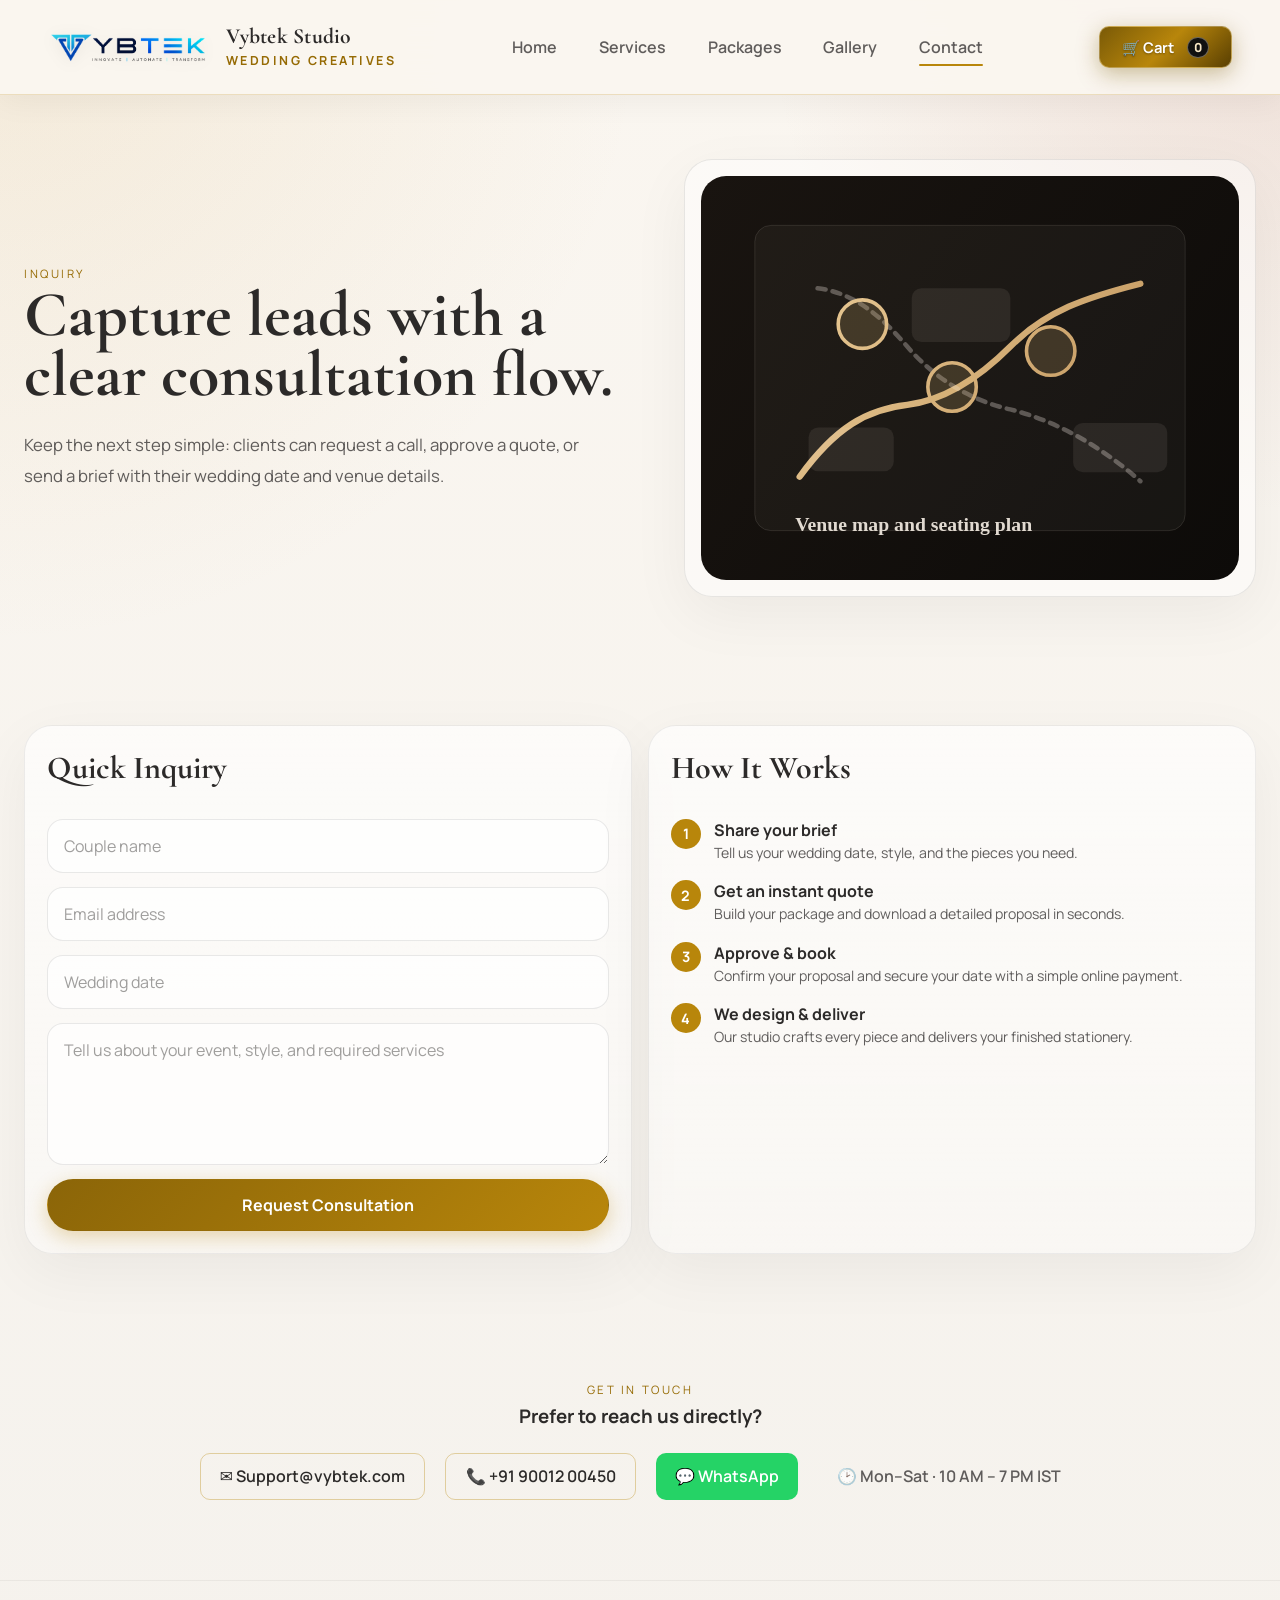
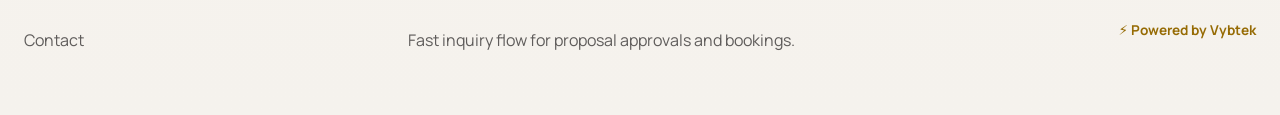
<file: contact.html>
<!DOCTYPE html>
<html lang="en">
  <head>
    <meta charset="UTF-8" />
    <meta name="viewport" content="width=device-width, initial-scale=1.0" />
    <title>Contact | Wedding Design Proposal Platform</title>
    <meta
      name="description"
      content="Contact and inquiry page for the wedding design proposal website."
    />
    <link rel="preconnect" href="https://fonts.googleapis.com" />
    <link rel="preconnect" href="https://fonts.gstatic.com" crossorigin />
    <link
      href="https://fonts.googleapis.com/css2?family=Cormorant+Garamond:wght@500;600;700&family=Manrope:wght@400;500;600;700;800&display=swap"
      rel="stylesheet"
    />
    <link rel="canonical" href="https://invitejoy.vybtek.com/contact.html" />
    <link rel="icon" type="image/svg+xml" href="/graphics/invitejoy-logo.svg" />
    <meta property="og:type" content="website" />
    <meta property="og:site_name" content="InviteJoy" />
    <meta property="og:title" content="Contact | Wedding Design Proposal Platform" />
    <meta property="og:description" content="Contact and inquiry page for the wedding design proposal website." />
    <meta property="og:url" content="https://invitejoy.vybtek.com/contact.html" />
    <meta property="og:image" content="https://invitejoy.vybtek.com/graphics/og-invitejoy.jpg" />
    <meta name="twitter:card" content="summary_large_image" />
    <meta name="twitter:title" content="Contact | Wedding Design Proposal Platform" />
    <meta name="twitter:description" content="Contact and inquiry page for the wedding design proposal website." />
    <meta name="twitter:image" content="https://invitejoy.vybtek.com/graphics/og-invitejoy.jpg" />
    <link rel="stylesheet" href="css/styles.css" />
  </head>
  <body class="page-shell">
    <header class="topbar">
      <a href="index.html" class="brand-lockup" style="text-decoration: none; color: inherit;">
        <img src="graphics/invitejoy-logo.svg" alt="InviteJoy" class="brand-logo-img">
        <div>
          <h1 style="font-size: 1.15rem; margin: 0; color: var(--text); font-family: 'Cormorant Garamond', Georgia, serif; font-weight: 700; line-height: 1.1;">InviteJoy</h1>
          <p class="eyebrow" style="margin: 0.15rem 0 0 0; font-size: 0.72rem; color: var(--gold-strong); text-transform: uppercase; letter-spacing: 0.18em; font-weight: 700;">Wedding Creatives</p>
        </div>
      </a>
      <nav class="topnav">
        <a href="index.html">Home</a>
        <a href="services.html">Services</a>
        <a href="packages.html">Packages</a>
        <a href="portfolio.html">Gallery</a>
        <a href="contact.html">Contact</a>
      </nav>
      <div style="display: flex; align-items: center; gap: 0.75rem;">
        <a class="button button-primary header-cart-btn" href="cart.html" style="font-size: 0.85rem; padding: 0.45rem 1.1rem; border-radius: 8px; display: inline-flex; align-items: center; gap: 0.4rem;">🛒 Cart <span class="cart-badge-count">0</span></a>
      </div>
    </header>

    <main>
      <section class="page-hero section">
        <div class="page-hero-copy">
          <p class="eyebrow">Inquiry</p>
          <h2>Capture leads with a clear consultation flow.</h2>
          <p class="lead">
            Keep the next step simple: clients can request a call, approve a quote, or send a brief with their
            wedding date and venue details.
          </p>
        </div>
        <div class="page-hero-graphic">
          <img src="graphics/venue-map.svg" alt="Wedding venue map and seating concept" />
        </div>
      </section>

      <section class="section contact-grid">
        <article class="contact-card">
          <h3>Quick Inquiry</h3>
          <form class="contact-form" id="inquiryForm" onsubmit="submitInquiry(event)">
            <input type="text" id="inqName" placeholder="Couple name" required />
            <input type="email" id="inqEmail" placeholder="Email address" required />
            <input type="text" id="inqDate" placeholder="Wedding date" />
            <textarea id="inqMessage" rows="5" placeholder="Tell us about your event, style, and required services"></textarea>
            <button class="button button-primary" type="submit" id="inqBtn">Request Consultation</button>
            <p id="inqMsg" style="display:none; margin-top:0.75rem; font-size:0.9rem; font-weight:600;"></p>
          </form>
        </article>
        <article class="contact-card">
          <h3>How It Works</h3>
          <ol style="list-style: none; padding: 0; margin: 0; display: flex; flex-direction: column; gap: 1.1rem;">
            <li style="display: flex; gap: 0.85rem; align-items: flex-start;">
              <span style="flex-shrink: 0; width: 30px; height: 30px; border-radius: 50%; background: var(--gold, #b8860b); color: #fff; font-weight: 700; font-size: 0.9rem; display: flex; align-items: center; justify-content: center;">1</span>
              <div>
                <strong style="display: block; color: var(--text, #2c2a29);">Share your brief</strong>
                <span style="font-size: 0.88rem; color: var(--muted, #777);">Tell us your wedding date, style, and the pieces you need.</span>
              </div>
            </li>
            <li style="display: flex; gap: 0.85rem; align-items: flex-start;">
              <span style="flex-shrink: 0; width: 30px; height: 30px; border-radius: 50%; background: var(--gold, #b8860b); color: #fff; font-weight: 700; font-size: 0.9rem; display: flex; align-items: center; justify-content: center;">2</span>
              <div>
                <strong style="display: block; color: var(--text, #2c2a29);">Get an instant quote</strong>
                <span style="font-size: 0.88rem; color: var(--muted, #777);">Build your package and download a detailed proposal in seconds.</span>
              </div>
            </li>
            <li style="display: flex; gap: 0.85rem; align-items: flex-start;">
              <span style="flex-shrink: 0; width: 30px; height: 30px; border-radius: 50%; background: var(--gold, #b8860b); color: #fff; font-weight: 700; font-size: 0.9rem; display: flex; align-items: center; justify-content: center;">3</span>
              <div>
                <strong style="display: block; color: var(--text, #2c2a29);">Approve &amp; book</strong>
                <span style="font-size: 0.88rem; color: var(--muted, #777);">Confirm your proposal and secure your date with a simple online payment.</span>
              </div>
            </li>
            <li style="display: flex; gap: 0.85rem; align-items: flex-start;">
              <span style="flex-shrink: 0; width: 30px; height: 30px; border-radius: 50%; background: var(--gold, #b8860b); color: #fff; font-weight: 700; font-size: 0.9rem; display: flex; align-items: center; justify-content: center;">4</span>
              <div>
                <strong style="display: block; color: var(--text, #2c2a29);">We design &amp; deliver</strong>
                <span style="font-size: 0.88rem; color: var(--muted, #777);">Our studio crafts every piece and delivers your finished stationery.</span>
              </div>
            </li>
          </ol>
        </article>
      </section>

      <section class="section" style="text-align: center;">
        <p class="eyebrow" style="justify-content: center;">Get in Touch</p>
        <h3 style="margin: 0.4rem 0 1.5rem;">Prefer to reach us directly?</h3>
        <div style="display: flex; flex-wrap: wrap; justify-content: center; gap: 1.25rem;">
          <a href="mailto:Support@vybtek.com" style="display: inline-flex; align-items: center; gap: 0.5rem; text-decoration: none; color: var(--text, #2c2a29); font-weight: 600; padding: 0.7rem 1.2rem; border: 1px solid rgba(184,134,11,0.35); border-radius: 10px;">✉️ Support@vybtek.com</a>
          <a href="tel:+919001200450" style="display: inline-flex; align-items: center; gap: 0.5rem; text-decoration: none; color: var(--text, #2c2a29); font-weight: 600; padding: 0.7rem 1.2rem; border: 1px solid rgba(184,134,11,0.35); border-radius: 10px;">📞 +91 90012 00450</a>
          <a href="https://wa.me/919001200450" target="_blank" rel="noopener" style="display: inline-flex; align-items: center; gap: 0.5rem; text-decoration: none; color: #fff; font-weight: 600; padding: 0.7rem 1.2rem; background: #25D366; border-radius: 10px;">💬 WhatsApp</a>
          <span style="display: inline-flex; align-items: center; gap: 0.5rem; color: var(--muted, #777); font-weight: 600; padding: 0.7rem 1.2rem;">🕑 Mon–Sat · 10 AM – 7 PM IST</span>
        </div>
      </section>
    </main>

    <footer class="footer">
      <p>Contact</p>
      <p>Fast inquiry flow for proposal approvals and bookings.</p>
      <p style="font-size: 0.85rem; color: var(--gold-strong); font-weight: 700; margin-top: 0.5rem;">⚡ Powered by Vybtek</p>
    </footer>
  <script src="js/config.js"></script>
    <script src="js/nav.js"></script>
    <script src="js/cart-manager.js"></script>
    <script>
      async function submitInquiry(e) {
        if (e) e.preventDefault();
        const btn = document.getElementById("inqBtn");
        const msg = document.getElementById("inqMsg");
        const name = document.getElementById("inqName").value.trim();
        const email = document.getElementById("inqEmail").value.trim();
        const wedding_date = document.getElementById("inqDate").value.trim();
        const message = document.getElementById("inqMessage").value.trim();

        msg.style.display = "none";
        btn.disabled = true;
        btn.textContent = "Sending…";
        try {
          const res = await fetch(`${API_BASE}/inquiry`, {
            method: "POST",
            headers: { "Content-Type": "application/json" },
            body: JSON.stringify({ name, email, wedding_date, message }),
          });
          const data = await res.json();
          if (res.ok) {
            document.getElementById("inquiryForm").reset();
            msg.textContent = "Thank you! We’ve received your inquiry and will be in touch shortly.";
            msg.style.color = "#2e7d32";
          } else {
            msg.textContent = data.error || "Something went wrong. Please try again.";
            msg.style.color = "#c0392b";
          }
        } catch (err) {
          msg.textContent = "Network error. Please try again, or email Support@vybtek.com.";
          msg.style.color = "#c0392b";
        } finally {
          msg.style.display = "block";
          btn.disabled = false;
          btn.textContent = "Request Consultation";
        }
      }
    </script>
</body>
</html>
</file>
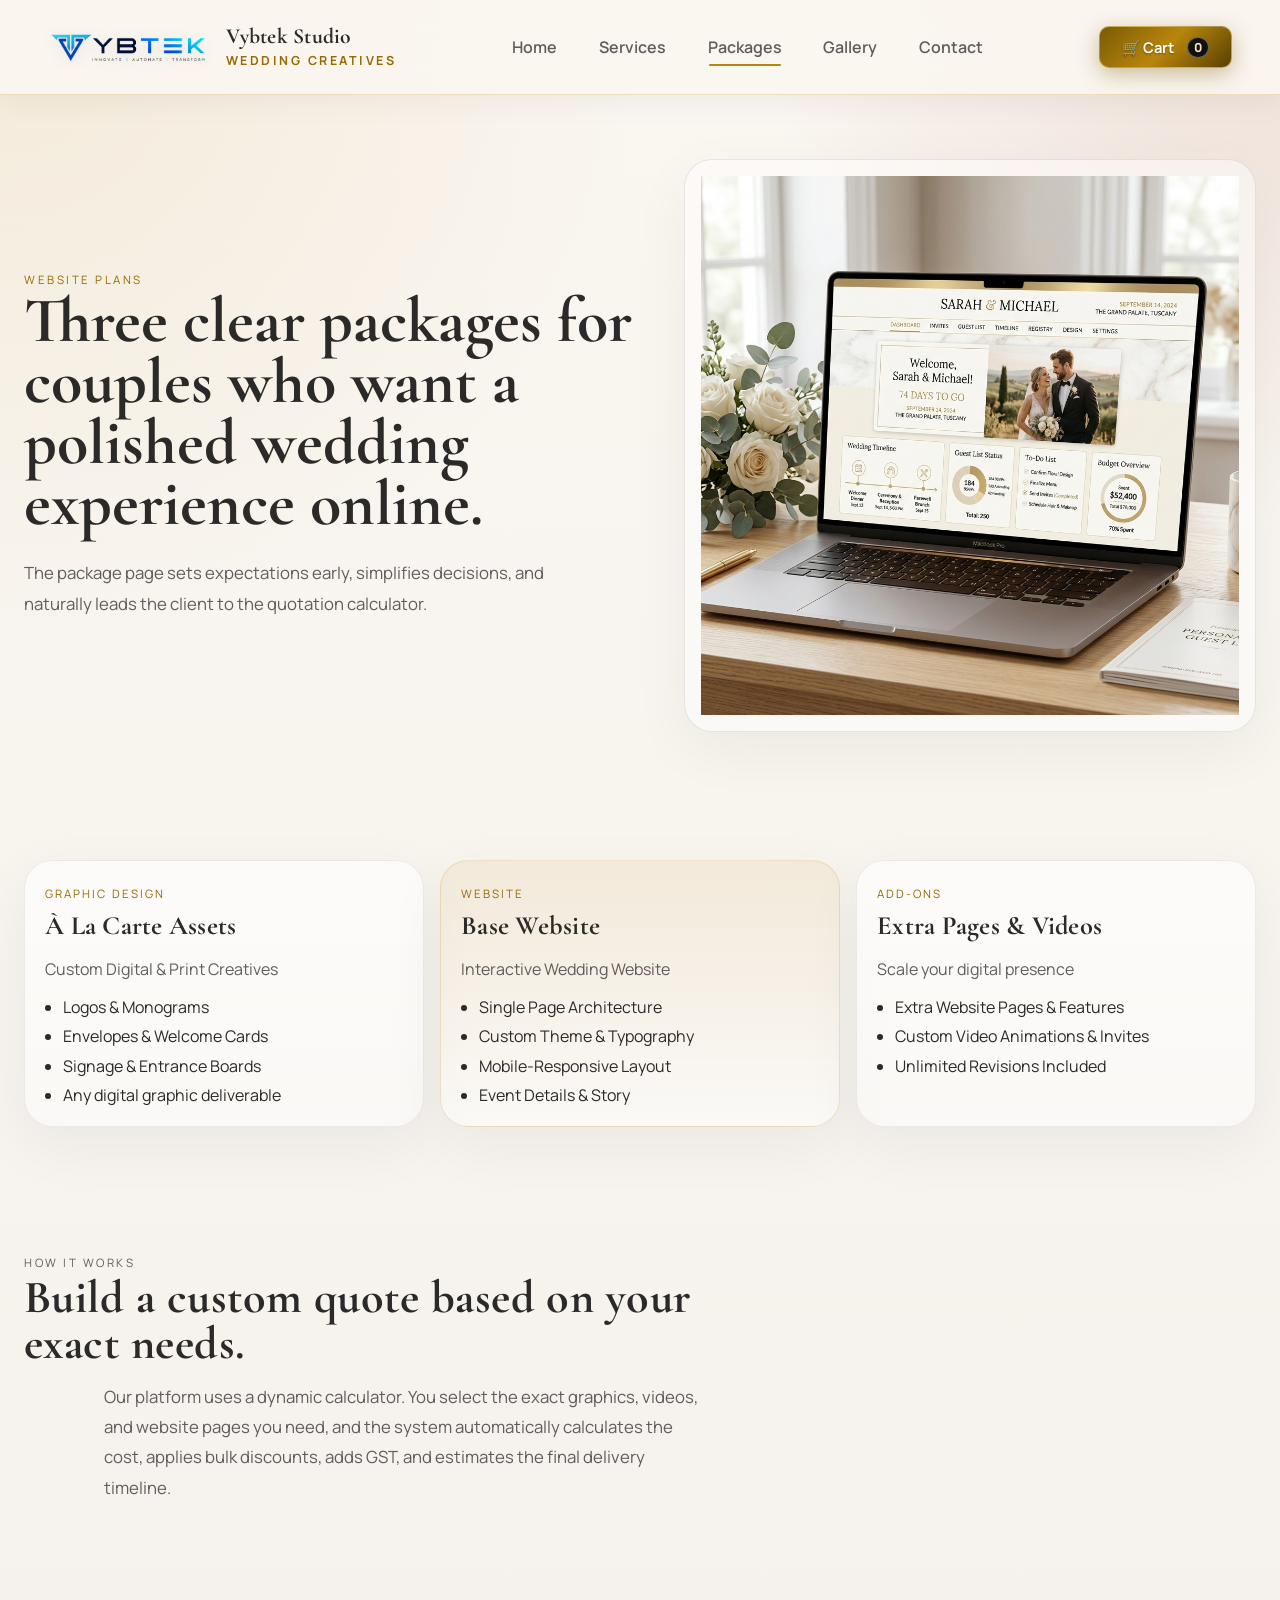
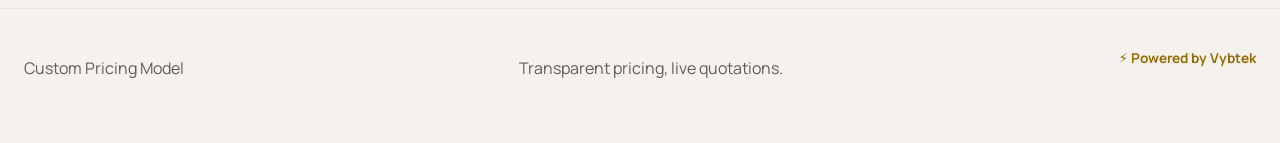
<file: packages.html>
<!DOCTYPE html>
<html lang="en">
  <head>
    <meta charset="UTF-8" />
    <meta name="viewport" content="width=device-width, initial-scale=1.0" />
    <title>Packages | Wedding Design Proposal Platform</title>
    <meta
      name="description"
      content="Compare Starter, Premium, and Luxury wedding website packages with included features."
    />
    <link rel="preconnect" href="https://fonts.googleapis.com" />
    <link rel="preconnect" href="https://fonts.gstatic.com" crossorigin />
    <link
      href="https://fonts.googleapis.com/css2?family=Cormorant+Garamond:wght@500;600;700&family=Manrope:wght@400;500;600;700;800&display=swap"
      rel="stylesheet"
    />
    <link rel="canonical" href="https://invitejoy.vybtek.com/packages.html" />
    <link rel="icon" type="image/svg+xml" href="/graphics/invitejoy-logo.svg" />
    <meta property="og:type" content="website" />
    <meta property="og:site_name" content="InviteJoy" />
    <meta property="og:title" content="Packages | Wedding Design Proposal Platform" />
    <meta property="og:description" content="Compare Starter, Premium, and Luxury wedding website packages with included features." />
    <meta property="og:url" content="https://invitejoy.vybtek.com/packages.html" />
    <meta property="og:image" content="https://invitejoy.vybtek.com/graphics/og-invitejoy.jpg" />
    <meta name="twitter:card" content="summary_large_image" />
    <meta name="twitter:title" content="Packages | Wedding Design Proposal Platform" />
    <meta name="twitter:description" content="Compare Starter, Premium, and Luxury wedding website packages with included features." />
    <meta name="twitter:image" content="https://invitejoy.vybtek.com/graphics/og-invitejoy.jpg" />
    <link rel="stylesheet" href="css/styles.css" />
  </head>
  <body class="page-shell">
    <header class="topbar">
      <a href="index.html" class="brand-lockup" style="text-decoration: none; color: inherit;">
        <img src="graphics/invitejoy-logo.svg" alt="InviteJoy" class="brand-logo-img">
        <div>
          <h1 style="font-size: 1.15rem; margin: 0; color: var(--text); font-family: 'Cormorant Garamond', Georgia, serif; font-weight: 700; line-height: 1.1;">InviteJoy</h1>
          <p class="eyebrow" style="margin: 0.15rem 0 0 0; font-size: 0.72rem; color: var(--gold-strong); text-transform: uppercase; letter-spacing: 0.18em; font-weight: 700;">Wedding Creatives</p>
        </div>
      </a>
      <nav class="topnav">
        <a href="index.html">Home</a>
        <a href="services.html">Services</a>
        <a href="packages.html">Packages</a>
        <a href="portfolio.html">Gallery</a>
        <a href="contact.html">Contact</a>
      </nav>
      <div style="display: flex; align-items: center; gap: 0.75rem;">
        <a class="button button-primary header-cart-btn" href="cart.html" style="font-size: 0.85rem; padding: 0.45rem 1.1rem; border-radius: 8px; display: inline-flex; align-items: center; gap: 0.4rem;">🛒 Cart <span class="cart-badge-count">0</span></a>
      </div>
    </header>

    <main>
      <section class="page-hero section">
        <div class="page-hero-copy">
          <p class="eyebrow">Website Plans</p>
          <h2>Three clear packages for couples who want a polished wedding experience online.</h2>
          <p class="lead">
            The package page sets expectations early, simplifies decisions, and naturally leads the client to the
            quotation calculator.
          </p>
        </div>
        <div class="page-hero-graphic">
          <img src="graphics/website-dashboard.jpg" alt="Wedding website dashboard preview" />
        </div>
      </section>

      <section class="section">
        <div class="package-grid">
          <article class="package-card">
            <span class="package-label">Graphic Design</span>
            <h3>À La Carte Assets</h3>
            <p>Custom Digital & Print Creatives</p>
            <ul>
              <li>Logos & Monograms</li>
              <li>Envelopes & Welcome Cards</li>
              <li>Signage & Entrance Boards</li>
              <li>Any digital graphic deliverable</li>
            </ul>
          </article>
          <article class="package-card featured">
            <span class="package-label">Website</span>
            <h3>Base Website</h3>
            <p>Interactive Wedding Website</p>
            <ul>
              <li>Single Page Architecture</li>
              <li>Custom Theme & Typography</li>
              <li>Mobile-Responsive Layout</li>
              <li>Event Details & Story</li>
            </ul>
          </article>
          <article class="package-card">
            <span class="package-label">Add-ons</span>
            <h3>Extra Pages & Videos</h3>
            <p>Scale your digital presence</p>
            <ul>
              <li>Extra Website Pages & Features</li>
              <li>Custom Video Animations & Invites</li>
              <li>Unlimited Revisions Included</li>
            </ul>
          </article>
        </div>
      </section>

      <section class="section comparison-section">
        <div class="section-heading">
          <p class="eyebrow">How It Works</p>
          <h2>Build a custom quote based on your exact needs.</h2>
          <p class="lead" style="margin-top: 1rem; max-width: 600px; margin-inline: auto;">Our platform uses a dynamic calculator. You select the exact graphics, videos, and website pages you need, and the system automatically calculates the cost, applies bulk discounts, adds GST, and estimates the final delivery timeline.</p>
        </div>
      </section>
    </main>

    <footer class="footer">
      <p>Custom Pricing Model</p>
      <p>Transparent pricing, live quotations.</p>
      <p style="font-size: 0.85rem; color: var(--gold-strong); font-weight: 700; margin-top: 0.5rem;">⚡ Powered by Vybtek</p>
    </footer>
  <script src="js/config.js"></script>
    <script src="js/nav.js"></script>
    <script src="js/cart-manager.js"></script>
</body>
</html>
</file>
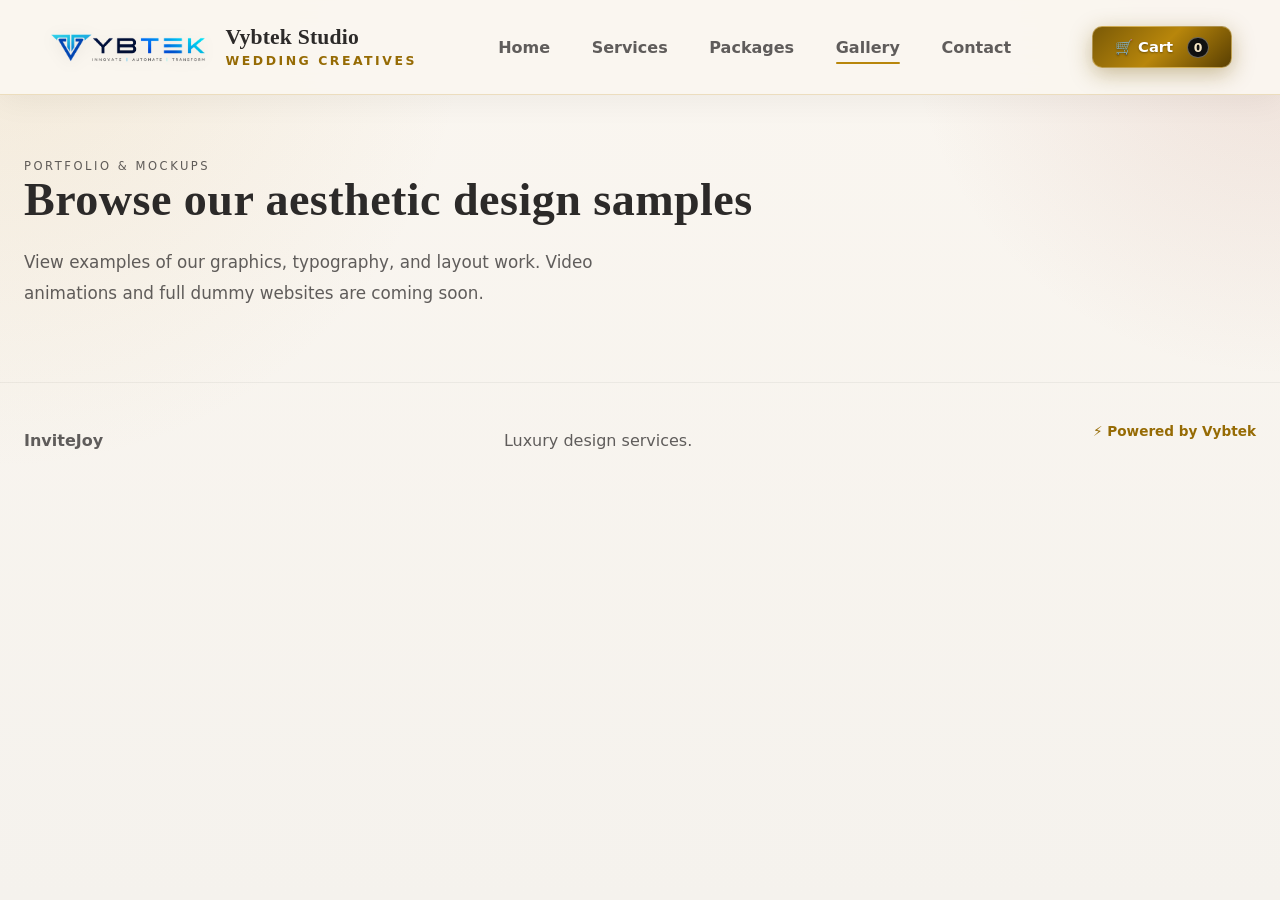
<file: portfolio.html>
<!DOCTYPE html>
<html lang="en">
  <head>
    <meta charset="UTF-8" />
    <meta name="viewport" content="width=device-width, initial-scale=1.0" />
    <title>Samples Gallery | Vybtek Wedding</title>
    <meta name="description" content="Browse our gallery of finished wedding invitation, stationery, and signage design samples." />
    <link rel="canonical" href="https://invitejoy.vybtek.com/portfolio.html" />
    <link rel="icon" type="image/svg+xml" href="/graphics/invitejoy-logo.svg" />
    <meta property="og:type" content="website" />
    <meta property="og:site_name" content="InviteJoy" />
    <meta property="og:title" content="Samples Gallery | Vybtek Wedding" />
    <meta property="og:description" content="Browse our gallery of finished wedding invitation, stationery, and signage design samples." />
    <meta property="og:url" content="https://invitejoy.vybtek.com/portfolio.html" />
    <meta property="og:image" content="https://invitejoy.vybtek.com/graphics/og-invitejoy.jpg" />
    <meta name="twitter:card" content="summary_large_image" />
    <meta name="twitter:title" content="Samples Gallery | Vybtek Wedding" />
    <meta name="twitter:description" content="Browse our gallery of finished wedding invitation, stationery, and signage design samples." />
    <meta name="twitter:image" content="https://invitejoy.vybtek.com/graphics/og-invitejoy.jpg" />
    <link rel="stylesheet" href="css/styles.css" />
    <style>
      .gallery-grid {
        display: grid;
        grid-template-columns: repeat(auto-fill, minmax(280px, 1fr));
        gap: 1.5rem;
        margin-top: 2rem;
      }
      .gallery-item {
        background: rgba(255, 255, 255, 0.6);
        border: 1px solid rgba(44, 42, 41, 0.1);
        border-radius: var(--radius-lg);
        overflow: hidden;
        display: flex;
        flex-direction: column;
        box-shadow: var(--shadow);
      }
      .gallery-img-wrapper {
        height: 240px;
        background: rgba(44, 42, 41, 0.05);
        display: flex;
        align-items: center;
        justify-content: center;
        overflow: hidden;
      }
      .gallery-img-wrapper img,
      .gallery-img-wrapper video {
        width: 100%;
        height: 100%;
        object-fit: cover;
        transition: transform 0.3s;
      }
      .gallery-item:hover img,
      .gallery-item:hover video {
        transform: scale(1.05);
      }
      .gallery-content {
        padding: 1.25rem;
        display: flex;
        flex-direction: column;
        gap: 0.5rem;
      }
      .gallery-content h4 {
        margin: 0;
        font-family: "Cormorant Garamond", serif;
        font-size: 1.3rem;
      }
      .gallery-content p {
        margin: 0;
        color: var(--muted);
        font-size: 0.9rem;
      }
      .gallery-filters {
        display: flex;
        gap: 1rem;
        flex-wrap: wrap;
        margin-bottom: 2rem;
      }
      .filter-btn {
        padding: 0.5rem 1rem;
        border-radius: 999px;
        background: rgba(255,255,255,0.5);
        border: 1px solid rgba(44,42,41,0.1);
        cursor: pointer;
      }
      .filter-btn.active {
        background: rgba(184, 134, 11, 0.2);
        border-color: var(--gold);
        color: var(--gold-strong);
      }
    </style>
  </head>
  <body class="page-shell">
    <header class="topbar">
      <a href="index.html" class="brand-lockup" style="text-decoration: none; color: inherit;">
        <img src="graphics/invitejoy-logo.svg" alt="InviteJoy" class="brand-logo-img">
        <div>
          <h1 style="font-size: 1.15rem; margin: 0; color: var(--text); font-family: 'Cormorant Garamond', Georgia, serif; font-weight: 700; line-height: 1.1;">InviteJoy</h1>
          <p class="eyebrow" style="margin: 0.15rem 0 0 0; font-size: 0.72rem; color: var(--gold-strong); text-transform: uppercase; letter-spacing: 0.18em; font-weight: 700;">Wedding Creatives</p>
        </div>
      </a>
      <nav class="topnav">
        <a href="index.html">Home</a>
        <a href="services.html">Services</a>
        <a href="packages.html">Packages</a>
        <a href="portfolio.html">Gallery</a>
        <a href="contact.html">Contact</a>
      </nav>
      <div style="display: flex; align-items: center; gap: 0.75rem;">
        <a class="button button-primary header-cart-btn" href="cart.html" style="font-size: 0.85rem; padding: 0.45rem 1.1rem; border-radius: 8px; display: inline-flex; align-items: center; gap: 0.4rem;">🛒 Cart <span class="cart-badge-count">0</span></a>
      </div>
    </header>

    <main class="section">
      <div class="section-heading">
        <p class="eyebrow">Portfolio & Mockups</p>
        <h2>Browse our aesthetic design samples</h2>
        <p class="lead">View examples of our graphics, typography, and layout work. Video animations and full dummy websites are coming soon.</p>
      </div>

      <div class="gallery-filters" id="galleryFilters"></div>
      <div class="gallery-grid" id="galleryGrid"></div>

    </main>

    <footer class="footer">
      <p><strong>InviteJoy</strong></p>
      <p>Luxury design services.</p>
      <p style="font-size: 0.85rem; color: var(--gold-strong); font-weight: 700; margin-top: 0.5rem;">⚡ Powered by Vybtek</p>
    </footer>

  <script src="js/config.js"></script>
    <script src="js/nav.js"></script>

    <script>
      let allItems = [];
      let dummyImages = [];
      
      async function loadSamples() {
        const res = await fetch(`${API_BASE}/data`);
        if (res.ok) {
          const data = await res.json();
          const activeCats = (data.categories || []).filter(c => c.active !== false);
          renderFilters(activeCats);
          
          activeCats.forEach(cat => {
            cat.items.forEach(item => {
              if (item.active !== false) {
                item.categoryName = cat.name;
                item.categoryId = cat.id;
                allItems.push(item);
              }
            });
          });
        }
        
        const imgRes = await fetch(`${API_BASE}/images`);
        if (imgRes.ok) {
           dummyImages = await imgRes.json();
        }
        
        renderGallery('all');
      }

      function renderFilters(categories) {
        const container = document.getElementById("galleryFilters");
        container.innerHTML = `<button class="filter-btn active" onclick="filterGallery('all', this)">All</button>`;
        categories.forEach(cat => {
          container.innerHTML += `<button class="filter-btn" onclick="filterGallery('${cat.id}', this)">${cat.name}</button>`;
        });
        container.innerHTML += `<button class="filter-btn" onclick="filterGallery('dummy', this)">All Dummy Samples</button>`;
      }

      function filterGallery(catId, btnEl) {
        document.querySelectorAll('.filter-btn').forEach(btn => btn.classList.remove('active'));
        if(btnEl) btnEl.classList.add('active');
        renderGallery(catId);
      }

      function renderGallery(catId) {
        const grid = document.getElementById("galleryGrid");
        grid.innerHTML = "";
        
        if (catId === 'dummy') {
           dummyImages.forEach(img => {
             grid.innerHTML += `
              <div class="gallery-item">
                <div class="gallery-img-wrapper" style="height: 300px;">
                  <img src="${img}" alt="${img}" loading="lazy">
                </div>
                <div class="gallery-content">
                  <h4>${img.replace('.png', '').replace('.jpg', '')}</h4>
                  <p>Sample File</p>
                </div>
              </div>
            `;
           });
           return;
        }
        
        const filtered = catId === 'all' ? allItems : allItems.filter(i => i.categoryId === catId);
        
        filtered.forEach(item => {
          const sampleList = (item.samples && item.samples.length > 0) ? item.samples : (item.sample ? [item.sample] : ['graphics/website-dashboard.jpg']);
          const hasMultiple = sampleList.length > 1;
          const firstSample = sampleList[0] || '';
          const isVideo = /\.(mp4|webm|ogg|mov)$/i.test(firstSample);

          let imgWrapperContent = isVideo
            ? `<video id="img-${item.id}" src="${firstSample}" controls muted loop playsinline style="width: 100%; height: 100%; object-fit: contain; background: #0c0b0a;" data-index="0"></video>`
            : `<img id="img-${item.id}" src="${firstSample}" alt="${item.name}" loading="lazy" data-index="0">`;
          
          if (hasMultiple) {
            imgWrapperContent += `
              <button class="carousel-btn prev" onclick="changeSlide('${item.id}', -1, event)">&lsaquo;</button>
              <button class="carousel-btn next" onclick="changeSlide('${item.id}', 1, event)">&rsaquo;</button>
              <span class="carousel-counter" id="counter-${item.id}">1/${sampleList.length}</span>
            `;
          }

          let demoUrlsList = (item.demoUrls && item.demoUrls.length > 0) 
            ? item.demoUrls.filter(Boolean) 
            : (item.demoUrl ? item.demoUrl.split(",").map(u => u.trim()).filter(Boolean) : (item.type === 'website' ? ['index.html'] : []));

          let demoLinkBtn = '';
          if (demoUrlsList.length === 1) {
            demoLinkBtn = `
              <a href="${demoUrlsList[0]}" target="_blank" rel="noopener" class="button button-secondary" style="margin-top: 0.5rem; padding: 0.4rem 0.6rem; font-size: 0.8rem; border-color: var(--gold); color: var(--gold-strong); text-align: center; font-weight: 700;">🌐 View Live Website Demo</a>
            `;
          } else if (demoUrlsList.length > 1) {
            demoLinkBtn = `
              <div style="display: flex; flex-direction: column; gap: 0.3rem; margin-top: 0.5rem;">
                <small style="font-size: 0.72rem; color: var(--muted); font-weight: 700;">🌐 Live Demos (${demoUrlsList.length}):</small>
                <div style="display: flex; gap: 0.35rem; flex-wrap: wrap;">
                  ${demoUrlsList.map((url, i) => `
                    <a href="${url}" target="_blank" rel="noopener" class="button button-secondary" style="flex: 1; min-width: 80px; text-align: center; padding: 0.35rem 0.4rem; font-size: 0.76rem; border-color: var(--gold); color: var(--gold-strong); font-weight: 700;">Demo ${i + 1}</a>
                  `).join('')}
                </div>
              </div>
            `;
          }
          const inCart = CartManager.isInCart(item.id);
          const cardActionBtn = getGalleryActionBtnHtml(item, inCart);

          grid.innerHTML += `
            <div class="gallery-item">
              <div class="gallery-img-wrapper ${isVideo || item.type === 'video' ? 'video-card-box' : ''}" id="wrapper-${item.id}" data-samples='${JSON.stringify(sampleList)}'>
                ${imgWrapperContent}
              </div>
              <div class="gallery-content">
                <h4>${item.name}</h4>
                <p style="color: var(--gold-strong); font-weight: 700;">${item.type === 'graphic' ? 'Graphic Design' : item.type === 'video' ? 'Video Animation' : 'Wedding Website'}</p>
                ${demoLinkBtn}
                
                <div style="display: flex; flex-direction: column; gap: 0.5rem; margin-top: 0.5rem; border-top: 1px solid rgba(44,42,41,0.08); padding-top: 0.5rem;">
                  <div style="display: flex; justify-content: space-between; align-items: center;">
                    <small style="font-weight: 700; color: var(--muted);">Quantity:</small>
                    <div style="display: inline-flex; align-items: center; background: rgba(44,42,41,0.06); border-radius: 6px; border: 1px solid rgba(44,42,41,0.15); overflow: hidden;">
                      <button type="button" onclick="adjustGalleryQty('${item.id}', -1)" style="border:none; background:none; padding: 0.2rem 0.5rem; cursor:pointer; font-weight:bold; font-size: 0.9rem;">-</button>
                      <input type="number" id="gqty-${item.id}" value="1" min="1" max="99" style="width: 30px; text-align: center; border: none; background: transparent; font-size: 0.82rem; font-weight: 700; outline: none;">
                      <button type="button" onclick="adjustGalleryQty('${item.id}', 1)" style="border:none; background:none; padding: 0.2rem 0.5rem; cursor:pointer; font-weight:bold; font-size: 0.9rem;">+</button>
                    </div>
                  </div>
                  ${cardActionBtn}
                </div>
              </div>
            </div>
          `;
        });
      }

      function getGalleryActionBtnHtml(item, inCart) {
        if (inCart) {
          return `<button id="gbtn-${item.id}" onclick='toggleGalleryCart(${JSON.stringify(item)}, "${item.id}")' class="button" style="width: 100%; border-radius: 8px; font-weight: 700; padding: 0.45rem; font-size: 0.82rem; display: flex; align-items: center; justify-content: center; gap: 0.3rem; background: #e8f5e9; color: #2e7d32; border: 1.5px solid #a5d6a7; cursor: pointer; transition: all 0.2s ease;" onmouseover="this.style.background='#ffebee'; this.style.color='#c62828'; this.style.borderColor='#ef9a9a'; this.innerHTML='❌ Remove from Cart';" onmouseout="this.style.background='#e8f5e9'; this.style.color='#2e7d32'; this.style.borderColor='#a5d6a7'; this.innerHTML='✔ In Cart';">✔ In Cart</button>`;
        } else {
          return `<button id="gbtn-${item.id}" onclick='toggleGalleryCart(${JSON.stringify(item)}, "${item.id}")' class="button button-primary" style="width: 100%; border-radius: 8px; font-weight: 700; padding: 0.45rem; font-size: 0.82rem; display: flex; align-items: center; justify-content: center; gap: 0.3rem;">🛒 Add to Cart</button>`;
        }
      }

      function adjustGalleryQty(itemId, change) {
        const input = document.getElementById(`gqty-${itemId}`);
        if (!input) return;
        let val = parseInt(input.value) || 1;
        val = Math.max(1, val + change);
        input.value = val;
      }

      function toggleGalleryCart(item, itemId) {
        const inCart = CartManager.isInCart(itemId);
        if (inCart) {
          CartManager.removeItem(itemId);
          CartManager.showToast(`Removed "${item.name}" from Cart`, true);
          updateGalleryBtnState(item, itemId, false);
        } else {
          const input = document.getElementById(`gqty-${itemId}`);
          const qty = input ? (parseInt(input.value) || 1) : 1;
          CartManager.addItem(item, qty);
          updateGalleryBtnState(item, itemId, true);
        }
      }

      function updateGalleryBtnState(item, itemId, inCart) {
        const btn = document.getElementById(`gbtn-${itemId}`);
        if (!btn) return;

        if (inCart) {
          btn.className = "button";
          btn.style.cssText = "width: 100%; border-radius: 8px; font-weight: 700; padding: 0.45rem; font-size: 0.82rem; display: flex; align-items: center; justify-content: center; gap: 0.3rem; background: #e8f5e9; color: #2e7d32; border: 1.5px solid #a5d6a7; cursor: pointer; transition: all 0.2s ease;";
          btn.innerHTML = "✔ In Cart";
          btn.onmouseover = function() {
            this.style.background = "#ffebee";
            this.style.color = "#c62828";
            this.style.borderColor = "#ef9a9a";
            this.innerHTML = "❌ Remove from Cart";
          };
          btn.onmouseout = function() {
            this.style.background = "#e8f5e9";
            this.style.color = "#2e7d32";
            this.style.borderColor = "#a5d6a7";
            this.innerHTML = "✔ In Cart";
          };
        } else {
          btn.className = "button button-primary";
          btn.style.cssText = "width: 100%; border-radius: 8px; font-weight: 700; padding: 0.45rem; font-size: 0.82rem; display: flex; align-items: center; justify-content: center; gap: 0.3rem;";
          btn.innerHTML = "🛒 Add to Cart";
          btn.onmouseover = null;
          btn.onmouseout = null;
        }
      }

      function changeSlide(itemId, direction, event) {
        if (event) event.stopPropagation();
        const wrapper = document.getElementById(`wrapper-${itemId}`);
        if (!wrapper) return;
        
        const samples = JSON.parse(wrapper.getAttribute("data-samples") || "[]");
        let img = document.getElementById(`img-${itemId}`);
        const counter = document.getElementById(`counter-${itemId}`);
        
        let currentIndex = parseInt(img.getAttribute("data-index") || "0");
        currentIndex = (currentIndex + direction + samples.length) % samples.length;
        
        const nextSrc = samples[currentIndex];
        const isVideo = /\.(mp4|webm|ogg|mov)$/i.test(nextSrc);

        if (isVideo && img.tagName !== 'VIDEO') {
          const video = document.createElement('video');
          video.id = `img-${itemId}`;
          video.src = nextSrc;
          video.controls = true;
          video.muted = true;
          video.loop = true;
          video.playsInline = true;
          video.style.cssText = "width:100%; height:100%; object-fit:cover;";
          img.replaceWith(video);
        } else if (!isVideo && img.tagName !== 'IMG') {
          const newImg = document.createElement('img');
          newImg.id = `img-${itemId}`;
          newImg.src = nextSrc;
          newImg.alt = "sample";
          newImg.loading = "lazy";
          img.replaceWith(newImg);
        } else {
          img.src = nextSrc;
        }

        const currentMedia = document.getElementById(`img-${itemId}`);
        if (currentMedia) currentMedia.setAttribute("data-index", currentIndex);
        if (counter) counter.textContent = `${currentIndex + 1}/${samples.length}`;
      }

      loadSamples();
    </script>
  <script src="js/cart-manager.js"></script>
</body>
</html>
</file>
<file: css/styles.css>
:root {
  --bg: #FAF6F0;
  --bg-soft: #F5F2ED;
  --panel: rgba(255, 255, 255, 0.6);
  --panel-strong: rgba(255, 255, 255, 0.85);
  --text: #2C2A29;
  --muted: rgba(44, 42, 41, 0.75);
  --line: rgba(44, 42, 41, 0.08);
  --gold: #B8860B;
  --gold-strong: #966b04;
  --rose: #b97a6a;
  --shadow: 0 18px 60px rgba(0, 0, 0, 0.05);
  --radius-xl: 28px;
  --radius-lg: 20px;
  --radius-md: 16px;
}

* {
  box-sizing: border-box;
}

html {
  scroll-behavior: smooth;
}

body {
  margin: 0;
  color: var(--text);
  background:
    radial-gradient(circle at top left, rgba(216, 179, 111, 0.18), transparent 30%),
    radial-gradient(circle at top right, rgba(185, 122, 106, 0.18), transparent 24%),
    linear-gradient(180deg, #FAF6F0 0%, #F5F2ED 100%);
  font-family: "Manrope", system-ui, sans-serif;
  min-height: 100vh;
}

a {
  color: inherit;
  text-decoration: none;
}

button {
  font: inherit;
}

.ambient {
  position: fixed;
  inset: auto;
  width: 36rem;
  height: 36rem;
  border-radius: 50%;
  filter: blur(90px);
  pointer-events: none;
  z-index: 0;
  opacity: 0.5;
}

.ambient-left {
  top: -10rem;
  left: -12rem;
  background: rgba(216, 179, 111, 0.16);
}

.ambient-right {
  right: -12rem;
  top: 18rem;
  background: rgba(185, 122, 106, 0.14);
}

.topbar,
main,
.footer {
  position: relative;
  z-index: 1;
}

.topbar {
  display: flex;
  align-items: center;
  justify-content: space-between;
  gap: 1.5rem;
  padding: 1.35rem 3rem;
  margin: 0 auto;
  max-width: 1550px;
  position: sticky;
  top: 0;
  z-index: 1000; /* High z-index prevents page elements from overwriting header on scroll */
  backdrop-filter: blur(24px);
  -webkit-backdrop-filter: blur(24px);
  background: rgba(250, 246, 240, 0.96);
  border-bottom: 1.5px solid rgba(184, 134, 11, 0.22);
  box-shadow: 0 6px 30px rgba(0, 0, 0, 0.05);
  transition: all 0.3s ease;
}

.brand-lockup {
  display: flex;
  align-items: center;
  gap: 1.1rem;
  transition: opacity 0.2s ease;
}

.brand-lockup:hover {
  opacity: 0.92;
}

.brand-logo-img {
  height: 3.2rem;
  width: auto;
  max-width: 160px;
  object-fit: contain;
  filter: drop-shadow(0 3px 8px rgba(0, 0, 0, 0.08));
}

.brand-lockup h1,
.section-heading h2,
.hero-copy h2,
.service-card h3,
.package-card h3,
.portal-card h3,
.admin-card h3,
.quote-card h3 {
  font-family: "Cormorant Garamond", Georgia, serif;
  letter-spacing: 0.01em;
}

.brand-lockup h1 {
  margin: 0;
  font-size: 1.1rem;
}

.eyebrow {
  margin: 0 0 0.25rem;
  text-transform: uppercase;
  letter-spacing: 0.22em;
  font-size: 0.72rem;
  color: var(--gold-strong);
}

.powered-by-badge {
  font-size: 0.75rem;
  color: var(--gold-strong);
  font-weight: 700;
  letter-spacing: 0.5px;
}

.topnav {
  display: flex;
  align-items: center;
  gap: 1.25rem;
  color: var(--muted);
  font-size: 0.95rem;
}

.topnav a {
  position: relative;
  padding: 0.35rem 0.5rem;
  font-weight: 600;
  transition: color 0.25s ease;
}

.topnav a::after {
  content: '';
  position: absolute;
  bottom: -2px;
  left: 50%;
  width: 0;
  height: 2px;
  background: var(--gold);
  border-radius: 99px;
  transition: all 0.3s ease;
  transform: translateX(-50%);
}

.topnav a:hover {
  color: var(--gold-strong);
}

.topnav a:hover::after,
.topnav a.active::after {
  width: 80%;
}

/* MOBILE HAMBURGER TOGGLE BUTTON */
.mobile-menu-toggle {
  display: none;
  flex-direction: column;
  justify-content: space-between;
  width: 28px;
  height: 20px;
  background: transparent;
  border: none;
  cursor: pointer;
  padding: 0;
  z-index: 1002;
}

.mobile-menu-toggle span {
  width: 100%;
  height: 2.5px;
  background: var(--text);
  border-radius: 2px;
  transition: all 0.3s ease;
}

/* MOBILE NAV DRAWER & OVERLAY */
.mobile-nav-overlay {
  position: fixed;
  inset: 0;
  background: rgba(0, 0, 0, 0.45);
  backdrop-filter: blur(4px);
  z-index: 1999;
  opacity: 0;
  pointer-events: none;
  transition: opacity 0.3s ease;
}

.mobile-nav-overlay.open {
  opacity: 1;
  pointer-events: auto;
}

.mobile-nav-drawer {
  position: fixed;
  top: 0;
  right: -100%;
  width: 290px;
  height: 100vh;
  background: #FAF6F0;
  z-index: 2000;
  box-shadow: -10px 0 30px rgba(0, 0, 0, 0.15);
  padding: 1.5rem;
  display: flex;
  flex-direction: column;
  transition: right 0.35s cubic-bezier(0.16, 1, 0.3, 1);
}

.mobile-nav-drawer.open {
  right: 0;
}

.mobile-nav-header {
  display: flex;
  justify-content: space-between;
  align-items: center;
  margin-bottom: 1.75rem;
  padding-bottom: 1rem;
  border-bottom: 1px solid rgba(44, 42, 41, 0.1);
}

.close-mobile-nav {
  background: none;
  border: none;
  font-size: 2rem;
  cursor: pointer;
  color: var(--text);
  line-height: 1;
}

.mobile-topnav {
  display: flex;
  flex-direction: column;
  gap: 1rem;
}

.mobile-topnav a {
  font-size: 1.05rem;
  font-weight: 700;
  color: var(--text);
  padding: 0.6rem 0;
  border-bottom: 1px dashed rgba(44, 42, 41, 0.08);
  transition: color 0.2s ease;
}

.mobile-topnav a.active,
.mobile-topnav a:hover {
  color: var(--gold-strong);
}

@media (max-width: 900px) {
  .topnav {
    display: none;
  }
  .mobile-menu-toggle {
    display: flex;
  }
}

.section {
  max-width: 1400px;
  margin: 0 auto;
  padding: 4rem 1.5rem;
}

.hero {
  display: grid;
  grid-template-columns: 1.15fr 0.85fr;
  gap: 2rem;
  align-items: center;
  min-height: calc(100vh - 88px);
}

.hero-copy h2 {
  margin: 0;
  max-width: 15ch;
  font-size: clamp(3rem, 6vw, 6rem);
  line-height: 0.95;
}

.lead,
.section-heading p,
.service-card li,
.package-card p,
.portal-card p,
.admin-card p,
.quote-note p,
.footer p,
.quote-breakdown span,
.quote-topline,
.calc-badge,
.quote-card span,
.tracker span,
.tracker strong,
.download-list li {
  color: var(--muted);
}

.lead {
  max-width: 58ch;
  font-size: 1.05rem;
  line-height: 1.8;
  margin: 1.5rem 0 0;
}

.hero-actions,
.quote-actions {
  display: flex;
  flex-wrap: wrap;
  gap: 0.9rem;
  margin-top: 1.75rem;
}

.button {
  border: 1px solid transparent;
  border-radius: 999px;
  padding: 0.9rem 1.35rem;
  cursor: pointer;
  transition:
    transform 160ms ease,
    border-color 160ms ease,
    background 160ms ease,
    color 160ms ease;
  display: inline-flex;
  align-items: center;
  justify-content: center;
  gap: 0.5rem;
}

.button:hover {
  transform: translateY(-1px);
}

.button-primary {
  background: linear-gradient(135deg, #8b6508, #b8860b);
  color: #ffffff;
  font-weight: 700;
  box-shadow: 0 6px 20px rgba(184, 134, 11, 0.3);
}

.header-cart-btn {
  background: linear-gradient(135deg, #7a5a07, #b8860b, #593f02) !important;
  color: #ffffff !important;
  font-weight: 700 !important;
  border: 1.5px solid rgba(255, 230, 170, 0.45) !important;
  box-shadow: 0 6px 22px rgba(122, 90, 7, 0.38) !important;
  text-shadow: 0 1px 2px rgba(0, 0, 0, 0.35);
  transition: all 0.25s cubic-bezier(0.25, 0.8, 0.25, 1) !important;
}

.header-cart-btn:hover {
  background: linear-gradient(135deg, #946f0c, #d4af37, #7a5a07) !important;
  box-shadow: 0 8px 28px rgba(184, 134, 11, 0.5) !important;
  transform: translateY(-2px) scale(1.03) !important;
  color: #ffffff !important;
}

.button-secondary,
.button-ghost {
  background: rgba(255, 255, 255, 0.45);
  border-color: rgba(44, 42, 41, 0.12);
  color: var(--text);
}

.hero-stats {
  display: grid;
  grid-template-columns: repeat(3, minmax(0, 1fr));
  gap: 1rem;
  margin-top: 2rem;
}

.hero-stats article,
.floating-card,
.service-card,
.package-card,
.quote-card,
.portal-card,
.admin-card {
  background: linear-gradient(180deg, rgba(255, 255, 255, 0.65), rgba(255, 255, 255, 0.45));
  border: 1px solid rgba(44, 42, 41, 0.08);
  border-radius: var(--radius-xl);
  box-shadow: var(--shadow);
}

.hero-stats article {
  padding: 1.1rem 1.2rem;
}

.hero-stats strong {
  display: block;
  font-family: "Cormorant Garamond", serif;
  font-size: 1.8rem;
  color: var(--gold-strong);
}

.hero-stats span {
  font-size: 0.85rem;
  color: var(--muted);
}

.hero-visual {
  position: relative;
  min-height: 680px;
}

.floating-card {
  position: absolute;
  overflow: hidden;
}

.invitation-card {
  inset: 4% 12% auto auto;
  width: min(90%, 420px);
  padding: 1rem;
  animation: float 7s ease-in-out infinite;
}

.card-tag {
  display: inline-flex;
  padding: 0.45rem 0.75rem;
  border-radius: 999px;
  background: rgba(216, 179, 111, 0.16);
  border: 1px solid rgba(216, 179, 111, 0.22);
  color: var(--gold-strong);
  font-size: 0.76rem;
  letter-spacing: 0.08em;
  text-transform: uppercase;
}

.invitation-mock {
  margin-top: 0.9rem;
  border-radius: 24px;
  min-height: 360px;
  padding: 2rem;
  background:
    radial-gradient(circle at top, rgba(240, 212, 160, 0.24), transparent 38%),
    linear-gradient(180deg, rgba(250, 246, 240, 0.96), rgba(245, 242, 237, 0.98));
  border: 1px solid rgba(44, 42, 41, 0.06);
  display: flex;
  flex-direction: column;
  justify-content: flex-end;
  position: relative;
  overflow: hidden;
}

.invitation-ribbon {
  position: absolute;
  top: 2rem;
  right: -1.5rem;
  width: 60%;
  height: 8px;
  transform: rotate(22deg);
  background: linear-gradient(90deg, transparent, rgba(240, 212, 160, 0.8), transparent);
}

.invitation-mock p {
  margin: 0;
  color: var(--gold-strong);
  text-transform: uppercase;
  letter-spacing: 0.25em;
  font-size: 0.78rem;
}

.invitation-mock h3 {
  margin: 0.85rem 0 0.45rem;
  font-size: 3rem;
  line-height: 0.95;
}

.invitation-mock span {
  color: var(--muted);
  font-size: 0.92rem;
}

.small-card {
  padding: 1rem 1.1rem;
  border-radius: 18px;
  min-width: 190px;
}

.small-card span {
  display: block;
  color: var(--gold-strong);
  font-size: 0.78rem;
  text-transform: uppercase;
  letter-spacing: 0.12em;
}

.small-card strong {
  display: block;
  margin-top: 0.45rem;
  font-size: 0.96rem;
  line-height: 1.4;
}

.card-a {
  left: 0;
  top: 1rem;
  animation: float 8.5s ease-in-out infinite;
}

.card-b {
  left: 0.5rem;
  bottom: 7rem;
  animation: float 9.5s ease-in-out infinite reverse;
}

.card-c {
  right: 0.8rem;
  bottom: 2rem;
  animation: float 8s ease-in-out infinite;
}

.section-heading {
  max-width: 760px;
  margin-bottom: 1.6rem;
}

.section-heading h2 {
  margin: 0.2rem 0 0.75rem;
  font-size: clamp(2rem, 3.6vw, 3.45rem);
  line-height: 1;
}

.service-grid,
.package-grid,
.portal-grid,
.admin-grid {
  display: grid;
  gap: 1rem;
}

.service-grid {
  grid-template-columns: repeat(3, minmax(0, 1fr));
}

.service-card,
.package-card,
.portal-card,
.admin-card {
  padding: 1.25rem;
}

.service-card h3,
.package-card h3,
.portal-card h3,
.admin-card h3 {
  margin: 0 0 0.7rem;
  font-size: 1.65rem;
}

.service-card ul,
.package-card ul,
.download-list {
  margin: 0;
  padding-left: 1.1rem;
  display: grid;
  gap: 0.45rem;
}

.package-grid {
  grid-template-columns: repeat(3, minmax(0, 1fr));
}

.package-card.featured {
  border-color: rgba(216, 179, 111, 0.36);
  background: linear-gradient(180deg, rgba(216, 179, 111, 0.16), rgba(255, 255, 255, 0.5));
}

.package-label {
  display: inline-flex;
  margin-bottom: 0.6rem;
  color: var(--gold-strong);
  text-transform: uppercase;
  letter-spacing: 0.18em;
  font-size: 0.72rem;
}

.calculator-layout {
  display: grid;
  grid-template-columns: minmax(0, 1.15fr) minmax(320px, 0.85fr);
  gap: 1rem;
  align-items: start;
}

.calculator-panel,
.quote-card {
  background: linear-gradient(180deg, rgba(255, 255, 255, 0.6), rgba(255, 255, 255, 0.35));
  border: 1px solid rgba(44, 42, 41, 0.08);
  border-radius: var(--radius-xl);
  box-shadow: var(--shadow);
}

.calculator-panel {
  padding: 1.25rem;
}

.calc-header,
.quote-topline,
.quote-breakdown div,
.grand-total {
  display: flex;
  align-items: center;
  justify-content: space-between;
  gap: 1rem;
}

.calc-header {
  margin-bottom: 1rem;
}

.calc-header h3,
.quote-card h3 {
  margin: 0.25rem 0 0;
  font-size: 2rem;
}

.calc-badge {
  display: inline-flex;
  padding: 0.4rem 0.7rem;
  border-radius: 999px;
  background: rgba(216, 179, 111, 0.14);
  border: 1px solid rgba(216, 179, 111, 0.2);
  font-size: 0.75rem;
  text-transform: uppercase;
  letter-spacing: 0.1em;
}

.service-catalog {
  display: grid;
  gap: 0.95rem;
}

.service-group {
  background: rgba(255, 255, 255, 0.45);
  border: 1px solid rgba(44, 42, 41, 0.06);
  border-radius: 22px;
  padding: 1rem;
}

.service-group h4 {
  margin: 0 0 0.8rem;
  font-family: "Cormorant Garamond", serif;
  font-size: 1.5rem;
}

.service-items {
  display: grid;
  grid-template-columns: repeat(2, minmax(0, 1fr));
  gap: 0.75rem;
}

.service-option {
  display: flex;
  align-items: flex-start;
  gap: 0.7rem;
  padding: 0.85rem;
  border-radius: 16px;
  border: 1px solid rgba(44, 42, 41, 0.06);
  background: rgba(255, 255, 255, 0.7);
}

.service-option input {
  margin-top: 0.2rem;
  accent-color: var(--gold);
}

.service-option label {
  display: flex;
  flex-direction: column;
  gap: 0.25rem;
  cursor: pointer;
}

.service-option strong {
  font-size: 0.95rem;
  font-weight: 700;
}

.service-option span {
  font-size: 0.82rem;
  color: var(--muted);
}

.quote-panel {
  position: sticky;
  top: 7.5rem;
}

.quote-card {
  padding: 1.3rem;
}

.quote-topline {
  margin-bottom: 1rem;
}

.quote-breakdown {
  display: grid;
  gap: 0.8rem;
  padding: 1rem 0;
  border-top: 1px solid rgba(44, 42, 41, 0.06);
  border-bottom: 1px solid rgba(44, 42, 41, 0.06);
}

.quote-breakdown div {
  font-size: 0.96rem;
}

.quote-breakdown strong {
  font-size: 1rem;
}

.grand-total {
  margin-top: 1rem;
  padding: 1rem 0 0.3rem;
}

.grand-total span {
  font-size: 1.05rem;
  color: var(--gold-strong);
}

.grand-total strong {
  font-size: 2rem;
  color: var(--gold-strong);
  font-family: "Cormorant Garamond", serif;
}

.quote-note {
  margin-top: 1rem;
  font-size: 0.9rem;
  line-height: 1.7;
}

.portal-grid,
.admin-grid {
  grid-template-columns: repeat(3, minmax(0, 1fr));
}

.tracker {
  display: grid;
  gap: 0.65rem;
}

.track-bar {
  height: 10px;
  background: rgba(255, 255, 255, 0.65);
  border-radius: 999px;
  overflow: hidden;
  margin-bottom: 0.5rem;
}

.track-bar span {
  display: block;
  height: 100%;
  border-radius: inherit;
  background: linear-gradient(90deg, rgba(240, 212, 160, 0.95), rgba(216, 179, 111, 0.7));
}

.footer {
  max-width: 1400px;
  margin: 0 auto;
  padding: 2rem 1.5rem 3rem;
  display: flex;
  justify-content: space-between;
  gap: 1rem;
  border-top: 1px solid rgba(44, 42, 41, 0.06);
}

@keyframes float {
  0%,
  100% {
    transform: translateY(0);
  }
  50% {
    transform: translateY(-12px);
  }
}

@media (max-width: 1100px) {
  .hero,
  .calculator-layout,
  .service-grid,
  .package-grid,
  .portal-grid,
  .admin-grid {
    grid-template-columns: 1fr;
  }

  .hero {
    min-height: auto;
  }

  .hero-visual {
    min-height: 560px;
  }

  .quote-panel {
    position: static;
  }
}

@media (max-width: 900px) {
  .topnav {
    display: none !important;
  }
  .mobile-menu-toggle {
    display: flex !important;
  }
}

@media (max-width: 768px) {
  .topbar {
    display: flex !important;
    flex-direction: row !important;
    align-items: center !important;
    justify-content: space-between !important;
    padding: 0.65rem 0.9rem !important;
    gap: 0.5rem !important;
    flex-wrap: nowrap !important;
  }

  .brand-lockup {
    gap: 0.55rem !important;
  }

  .brand-logo-img {
    height: 2.1rem !important;
    max-width: 90px !important;
  }

  .brand-lockup h1 {
    font-size: 0.92rem !important;
    line-height: 1.1 !important;
  }

  .brand-lockup .eyebrow {
    font-size: 0.62rem !important;
    letter-spacing: 0.12em !important;
  }

  .header-cart-btn {
    padding: 0.35rem 0.75rem !important;
    font-size: 0.78rem !important;
    gap: 0.25rem !important;
    border-radius: 8px !important;
  }

  .cart-badge-count {
    min-width: 18px !important;
    height: 18px !important;
    font-size: 0.7rem !important;
    padding: 0 4px !important;
  }

  .section {
    padding: 2.25rem 1rem !important;
  }

  .page-hero {
    padding: 2rem 1rem !important;
  }

  .page-hero h2, .section-heading h2, .hero-copy h2 {
    font-size: clamp(1.8rem, 7vw, 2.5rem) !important;
    line-height: 1.1 !important;
  }

  .lead {
    font-size: 0.95rem !important;
    line-height: 1.6 !important;
  }

  .service-grid, .package-grid, .portal-grid, .admin-grid, .gallery-grid {
    grid-template-columns: 1fr !important;
    gap: 1.25rem !important;
  }

  .calculator-layout {
    grid-template-columns: 1fr !important;
    gap: 1.5rem !important;
  }

  .floating-cart-btn {
    bottom: 16px !important;
    right: 16px !important;
    padding: 0.65rem 1rem !important;
    font-size: 0.82rem !important;
  }

  .global-toast-msg {
    width: 90% !important;
    bottom: 20px !important;
    padding: 0.75rem 1rem !important;
    font-size: 0.82rem !important;
    flex-wrap: wrap !important;
    justify-content: space-between !important;
  }

  .footer {
    flex-direction: column !important;
    gap: 1.25rem !important;
  }
}

@media (max-width: 480px) {
  .topbar {
    padding: 0.5rem 0.75rem !important;
  }

  .brand-lockup h1 {
    font-size: 0.85rem !important;
  }

  .brand-lockup .eyebrow {
    display: none !important;
  }
}

@media print {
  body {
    background: #ffffff !important;
    color: #111111 !important;
  }

  .topbar,
  .hero-actions,
  .hero-visual,
  .topnav,
  .button,
  .quote-actions,
  .footer,
  .admin-section,
  .floating-cart-btn,
  .global-toast-msg,
  .mobile-nav-overlay,
  .mobile-nav-drawer,
  #portal {
    display: none !important;
  }

  .section {
    padding: 0.5rem 0 !important;
    max-width: none !important;
  }

  .calculator-layout {
    grid-template-columns: 1fr !important;
    gap: 1rem !important;
  }

  .calculator-panel,
  .quote-card {
    box-shadow: none !important;
    border: 1px solid #ccc !important;
    background: #ffffff !important;
    padding: 1rem !important;
  }

  .page-hero-graphic {
    display: none !important;
  }

  .invitation-details-block {
    box-shadow: none !important;
    border: 1px solid #ddd !important;
  }
}

.page-shell main {
  padding-bottom: 1rem;
}

.page-hero {
  display: grid;
  grid-template-columns: 1fr 0.9fr;
  gap: 1.5rem;
  align-items: center;
}

.page-hero-copy h2 {
  margin: 0.25rem 0 0.75rem;
  font-family: "Cormorant Garamond", Georgia, serif;
  font-size: clamp(2.6rem, 5vw, 4.6rem);
  line-height: 0.95;
}

.page-hero-graphic,
.collage-card,
.graphic-band-grid img,
.portfolio-card img {
  border: 1px solid rgba(44, 42, 41, 0.1);
  border-radius: var(--radius-xl);
  background: rgba(255, 255, 255, 0.45);
  box-shadow: var(--shadow);
}

.page-hero-graphic {
  padding: 1rem;
}

.page-hero-graphic img,
.graphic-band-grid img,
.portfolio-card img,
.graphic-img {
  width: 100%;
  display: block;
  height: auto;
}

.graphic-img {
  border-radius: 22px;
}

.collage-visual {
  min-height: 620px;
}

.collage-card {
  overflow: hidden;
  padding: 0;
}

.collage-card.card-a {
  width: min(78%, 360px);
  top: 0.5rem;
  left: 6%;
}

.collage-card.card-b {
  width: min(84%, 420px);
  right: 0;
  top: 12%;
}

.collage-card.card-c {
  width: min(78%, 380px);
  left: 14%;
  bottom: 2%;
}

.collage-note {
  right: 2%;
  top: 48%;
  transform: translateY(-50%);
  width: 250px;
  padding: 1rem 1.1rem;
  z-index: 2;
}

.page-links-grid {
  display: grid;
  grid-template-columns: repeat(4, minmax(0, 1fr));
  gap: 1rem;
}

.page-link-card {
  padding: 1.25rem;
  border-radius: var(--radius-xl);
  background: linear-gradient(180deg, rgba(255, 255, 255, 0.65), rgba(255, 255, 255, 0.35));
  border: 1px solid rgba(44, 42, 41, 0.08);
  box-shadow: var(--shadow);
  min-height: 180px;
  display: flex;
  flex-direction: column;
  justify-content: space-between;
  gap: 1rem;
}

.page-link-card span {
  color: var(--gold-strong);
  text-transform: uppercase;
  letter-spacing: 0.2em;
  font-size: 0.72rem;
}

.page-link-card strong {
  font-family: "Cormorant Garamond", serif;
  font-size: 1.7rem;
  line-height: 1.05;
}

.graphic-band {
  display: grid;
  grid-template-columns: 0.8fr 1.2fr;
  gap: 1rem;
  align-items: center;
}

.graphic-band-copy h2 {
  margin: 0.2rem 0 0.8rem;
  font-family: "Cormorant Garamond", Georgia, serif;
  font-size: clamp(2rem, 4vw, 3.4rem);
  line-height: 1;
}

.graphic-band-grid {
  display: grid;
  grid-template-columns: repeat(2, minmax(0, 1fr));
  gap: 1rem;
}

.comparison-table {
  display: grid;
  gap: 0.75rem;
  padding: 1.25rem;
  border-radius: var(--radius-xl);
  background: rgba(255, 255, 255, 0.45);
  border: 1px solid rgba(44, 42, 41, 0.08);
  box-shadow: var(--shadow);
}

.comparison-row {
  display: grid;
  grid-template-columns: 1.5fr repeat(3, 0.7fr);
  gap: 0.75rem;
  align-items: center;
}

.comparison-row span {
  padding: 0.9rem 0.95rem;
  border-radius: 14px;
  background: rgba(255, 255, 255, 0.7);
}

.comparison-row.header span {
  background: rgba(216, 179, 111, 0.12);
  color: var(--gold-strong);
  font-weight: 700;
}

.portfolio-grid {
  display: grid;
  grid-template-columns: repeat(3, minmax(0, 1fr));
  gap: 1rem;
}

.portfolio-card {
  overflow: hidden;
  border-radius: var(--radius-xl);
  background: linear-gradient(180deg, rgba(255, 255, 255, 0.65), rgba(255, 255, 255, 0.35));
  border: 1px solid rgba(44, 42, 41, 0.08);
  box-shadow: var(--shadow);
}

.portfolio-card div {
  padding: 1rem 1.1rem 1.2rem;
}

.portfolio-card h3 {
  margin: 0.25rem 0 0.55rem;
  font-family: "Cormorant Garamond", Georgia, serif;
  font-size: 1.85rem;
}

.before-after-grid {
  display: grid;
  grid-template-columns: repeat(2, minmax(0, 1fr));
  gap: 1rem;
}

.before-after-card {
  padding: 1.4rem;
  border-radius: var(--radius-xl);
  min-height: 190px;
  display: flex;
  flex-direction: column;
  justify-content: end;
  border: 1px solid rgba(44, 42, 41, 0.08);
  box-shadow: var(--shadow);
}

.before-after-card span {
  color: var(--gold-strong);
  text-transform: uppercase;
  letter-spacing: 0.2em;
  font-size: 0.72rem;
}

.before-after-card strong {
  font-family: "Cormorant Garamond", serif;
  font-size: 1.9rem;
  line-height: 1;
  margin-top: 0.65rem;
}

.before-after-card.muted {
  background: rgba(255, 255, 255, 0.45);
}

.before-after-card.highlighted {
  background: linear-gradient(135deg, rgba(216, 179, 111, 0.18), rgba(255, 255, 255, 0.45));
}

.contact-grid {
  display: grid;
  grid-template-columns: repeat(2, minmax(0, 1fr));
  gap: 1rem;
}

.contact-card {
  padding: 1.35rem;
  border-radius: var(--radius-xl);
  background: linear-gradient(180deg, rgba(255, 255, 255, 0.65), rgba(255, 255, 255, 0.35));
  border: 1px solid rgba(44, 42, 41, 0.08);
  box-shadow: var(--shadow);
}

.contact-card h3 {
  margin-top: 0;
  font-family: "Cormorant Garamond", serif;
  font-size: 2rem;
}

.contact-form {
  display: grid;
  gap: 0.85rem;
}

.contact-form input,
.contact-form textarea {
  width: 100%;
  padding: 0.95rem 1rem;
  border-radius: 16px;
  border: 1px solid rgba(44, 42, 41, 0.1);
  background: rgba(255, 255, 255, 0.7);
  color: var(--text);
  font: inherit;
}

.contact-form input::placeholder,
.contact-form textarea::placeholder {
  color: rgba(44, 42, 41, 0.45);
}

.contact-form input:focus,
.contact-form textarea:focus {
  outline: 2px solid rgba(216, 179, 111, 0.35);
  border-color: rgba(216, 179, 111, 0.4);
}

@media (max-width: 1100px) {
  .page-hero,
  .graphic-band,
  .portfolio-grid,
  .before-after-grid,
  .contact-grid,
  .page-links-grid {
    grid-template-columns: 1fr;
  }

  .collage-visual {
    min-height: 760px;
  }

  .comparison-row {
    grid-template-columns: 1.2fr repeat(3, 0.65fr);
  }
}

@media (max-width: 820px) {
  .collage-visual {
    min-height: 900px;
  }

  .collage-note {
    position: absolute;
    top: auto;
    bottom: 1rem;
    right: 1rem;
    transform: none;
  }
}


@media (max-width: 820px) {
  .button {
    padding: 0.7rem 1.1rem;
    font-size: 0.9rem;
  }
  .section {
    padding: 3rem 1.2rem;
  }
}

/* CAROUSEL STYLES */
.gallery-img-wrapper {
  position: relative;
}

.carousel-btn {
  position: absolute;
  top: 50%;
  transform: translateY(-50%);
  background: rgba(255, 255, 255, 0.85);
  border: 1px solid rgba(44, 42, 41, 0.15);
  color: var(--text);
  width: 32px;
  height: 32px;
  border-radius: 50%;
  display: flex;
  align-items: center;
  justify-content: center;
  cursor: pointer;
  z-index: 5;
  transition: all 0.2s ease;
  box-shadow: 0 4px 12px rgba(0,0,0,0.15);
}

.carousel-btn:hover {
  background: var(--gold);
  color: white;
}

.carousel-btn.prev { left: 8px; }
.carousel-btn.next { right: 8px; }

.carousel-counter {
  position: absolute;
  bottom: 8px;
  right: 8px;
  background: rgba(0, 0, 0, 0.65);
  color: white;
  padding: 2px 8px;
  border-radius: 12px;
  font-size: 0.75rem;
  font-weight: 600;
  z-index: 5;
}

.service-smart-card:hover {
  transform: translateY(-4px);
  box-shadow: 0 16px 36px rgba(0, 0, 0, 0.1) !important;
  border-color: rgba(184, 134, 11, 0.3) !important;
}

/* GLOBAL GALLERY & FILTER BUTTON STYLES */
.gallery-grid {
  display: grid;
  grid-template-columns: repeat(auto-fill, minmax(260px, 1fr));
  gap: 1.5rem;
}

.filter-btn {
  padding: 0.6rem 1.25rem;
  border-radius: 999px;
  background: rgba(255, 255, 255, 0.75);
  border: 1px solid rgba(44, 42, 41, 0.15);
  color: var(--text);
  font-family: inherit;
  font-size: 0.85rem;
  font-weight: 600;
  cursor: pointer;
  transition: all 0.25s ease;
  box-shadow: 0 2px 8px rgba(0, 0, 0, 0.03);
}

.filter-btn:hover {
  background: #ffffff;
  border-color: var(--gold);
  color: var(--gold-strong);
  transform: translateY(-2px);
}

.filter-btn.active {
  background: var(--gold-strong);
  border-color: var(--gold-strong);
  color: #ffffff;
  box-shadow: 0 4px 14px rgba(150, 107, 4, 0.35);
}

.service-smart-card {
  background: rgba(255, 255, 255, 0.85);
  border: 1px solid rgba(44, 42, 41, 0.12);
  border-radius: 16px;
  overflow: hidden;
  display: flex;
  flex-direction: column;
  transition: transform 0.25s ease, box-shadow 0.25s ease, border-color 0.25s ease;
  box-shadow: var(--shadow);
}

.service-smart-card .gallery-img-wrapper {
  height: 200px;
  background: #FAF6F0;
  position: relative;
  overflow: hidden;
  display: flex;
  align-items: center;
  justify-content: center;
}

/* VISTAPRINT-STYLE E-COMMERCE CARDS */
.vistaprint-grid {
  display: grid;
  grid-template-columns: repeat(auto-fill, minmax(240px, 1fr));
  gap: 2rem 1.5rem;
}

.vistaprint-card {
  display: flex;
  flex-direction: column;
  gap: 0.6rem;
  background: transparent;
  border: none;
  cursor: pointer;
  position: relative;
}

.vistaprint-img-box {
  position: relative;
  width: 100%;
  aspect-ratio: 1 / 1;
  border-radius: 16px;
  overflow: hidden;
  background: #EFECE6;
  border: 1px solid rgba(0, 0, 0, 0.06);
}

.vistaprint-img-box.video-card-box {
  aspect-ratio: 9 / 14 !important;
  background: #0c0b0a !important;
  border: 1.5px solid rgba(184, 134, 11, 0.3) !important;
  box-shadow: inset 0 0 20px rgba(0, 0, 0, 0.6);
}

.vistaprint-img-box img {
  width: 100%;
  height: 100%;
  object-fit: cover;
  transition: transform 0.35s ease;
}

.vistaprint-img-box video,
.gallery-img-wrapper video {
  width: 100% !important;
  height: 100% !important;
  object-fit: contain !important;
  background: #0c0b0a !important;
  border-radius: inherit;
  transition: transform 0.35s ease;
}

.vistaprint-card:hover .vistaprint-img-box img,
.vistaprint-card:hover .vistaprint-img-box video {
  transform: scale(1.02);
}

.vistaprint-heart {
  position: absolute;
  top: 12px;
  right: 12px;
  width: 34px;
  height: 34px;
  border-radius: 50%;
  background: #ffffff;
  border: none;
  display: flex;
  align-items: center;
  justify-content: center;
  box-shadow: 0 4px 12px rgba(0,0,0,0.12);
  cursor: pointer;
  z-index: 5;
  transition: transform 0.2s ease, background 0.2s ease;
}

.vistaprint-heart:hover {
  transform: scale(1.1);
  background: #fff0f3;
}

.vistaprint-badge {
  position: absolute;
  top: 12px;
  left: 12px;
  background: #0284c7;
  color: #ffffff;
  padding: 4px 10px;
  border-radius: 12px;
  font-size: 0.72rem;
  font-weight: 700;
  z-index: 5;
  letter-spacing: 0.3px;
}

.vistaprint-title {
  font-family: "Manrope", system-ui, sans-serif;
  font-size: 1.05rem;
  font-weight: 700;
  color: #1a1a1a;
  margin: 0;
  line-height: 1.25;
}

.vistaprint-subtitle {
  font-size: 0.8rem;
  color: #666666;
  margin: 0;
}

.vistaprint-rating {
  display: flex;
  align-items: center;
  gap: 0.3rem;
  font-size: 0.82rem;
  color: #e67e22;
  font-weight: 700;
}

.vistaprint-rating span.count {
  color: #888888;
  font-weight: 400;
}

.vistaprint-footer {
  display: flex;
  align-items: center;
  justify-content: space-between;
  margin-top: 0.2rem;
}

.vistaprint-price {
  font-size: 1rem;
  font-weight: 800;
  color: #111111;
}

.vistaprint-add-btn {
  background: var(--gold-strong);
  color: #ffffff;
  border: none;
  padding: 0.45rem 1rem;
  border-radius: 20px;
  font-size: 0.8rem;
  font-weight: 700;
  cursor: pointer;
  transition: background 0.2s ease, transform 0.2s ease;
}

.vistaprint-add-btn:hover {
  background: #7a5602;
  transform: translateY(-1px);
}

/* LIGHTBOX FULLSCREEN MODAL */
.lightbox-modal {
  position: fixed;
  inset: 0;
  background: rgba(0, 0, 0, 0.88);
  backdrop-filter: blur(8px);
  z-index: 10000;
  display: flex;
  align-items: center;
  justify-content: center;
  padding: 2rem;
  opacity: 0;
  pointer-events: none;
  transition: opacity 0.3s ease;
}

.lightbox-modal.open {
  opacity: 1;
  pointer-events: auto;
}

.lightbox-content {
  position: relative;
  max-width: 90vw;
  max-height: 85vh;
  display: flex;
  align-items: center;
  justify-content: center;
}

.lightbox-content img {
  max-width: 90vw;
  max-height: 85vh;
  object-fit: contain;
  border-radius: 12px;
  box-shadow: 0 20px 50px rgba(0, 0, 0, 0.5);
  background: #111111;
}

.lightbox-close {
  position: absolute;
  top: -40px;
  right: 0;
  color: #ffffff;
  font-size: 2.2rem;
  background: none;
  border: none;
  cursor: pointer;
  z-index: 10001;
  transition: transform 0.2s ease;
}

.lightbox-close:hover {
  transform: scale(1.2);
  color: var(--gold);
}

.lightbox-nav-btn {
  position: absolute;
  top: 50%;
  transform: translateY(-50%);
  width: 48px;
  height: 48px;
  border-radius: 50%;
  background: rgba(255, 255, 255, 0.15);
  color: #ffffff;
  border: 1px solid rgba(255, 255, 255, 0.3);
  font-size: 1.5rem;
  display: flex;
  align-items: center;
  justify-content: center;
  cursor: pointer;
  z-index: 10001;
  transition: all 0.2s ease;
}

.lightbox-nav-btn:hover {
  background: var(--gold);
  color: #ffffff;
  transform: translateY(-50%) scale(1.1);
}

.lightbox-nav-btn.prev { left: -60px; }
.lightbox-nav-btn.next { right: -60px; }

@media (max-width: 768px) {
  .lightbox-nav-btn.prev { left: 10px; }
  .lightbox-nav-btn.next { right: 10px; }
}

/* ==========================================================================
   FLOATING QUICK CART & INTERACTIVE TOAST UX
   ========================================================================== */
.floating-cart-btn {
  position: fixed;
  bottom: 24px;
  right: 24px;
  z-index: 9990;
  display: flex;
  align-items: center;
  gap: 0.65rem;
  padding: 0.75rem 1.25rem;
  background: linear-gradient(135deg, #111111, #2c2a29);
  color: #f7e6c4;
  border: 1.5px solid rgba(216, 179, 111, 0.4);
  border-radius: 99px;
  box-shadow: 0 10px 30px rgba(0, 0, 0, 0.35);
  font-size: 0.9rem;
  font-weight: 600;
  text-decoration: none;
  transition: all 0.3s cubic-bezier(0.25, 0.8, 0.25, 1);
  backdrop-filter: blur(10px);
  cursor: pointer;
}

.floating-cart-btn:hover {
  transform: translateY(-4px) scale(1.03);
  box-shadow: 0 14px 38px rgba(0, 0, 0, 0.45);
  border-color: var(--gold);
  color: #ffffff;
}

.cart-badge-count {
  display: inline-flex;
  align-items: center;
  justify-content: center;
  min-width: 21px;
  height: 21px;
  padding: 0 6px;
  background: #111111;
  color: #f7e6c4;
  border-radius: 99px;
  font-size: 0.78rem;
  font-weight: 800;
  margin-left: 0.35rem;
  border: 1px solid rgba(247, 230, 196, 0.4);
}

.global-toast-msg {
  position: fixed;
  bottom: 30px;
  left: 50%;
  transform: translateX(-50%) translateY(40px);
  background: linear-gradient(135deg, #1f1d1b, #2c2a29);
  color: #ffffff;
  border: 1px solid rgba(216, 179, 111, 0.5);
  padding: 0.85rem 1.4rem;
  border-radius: 14px;
  box-shadow: 0 12px 35px rgba(0, 0, 0, 0.35);
  font-size: 0.92rem;
  font-weight: 600;
  display: flex;
  align-items: center;
  gap: 1.25rem;
  z-index: 10000;
  opacity: 0;
  visibility: hidden;
  transition: all 0.35s cubic-bezier(0.175, 0.885, 0.32, 1.275);
}

.global-toast-msg.show {
  opacity: 1;
  visibility: visible;
  transform: translateX(-50%) translateY(0);
}

.toast-cart-btn {
  background: linear-gradient(135deg, #d8b36f, #b8860b);
  color: #111111;
  padding: 0.4rem 0.9rem;
  border-radius: 8px;
  font-size: 0.82rem;
  font-weight: 700;
  text-decoration: none;
  transition: transform 0.2s ease, filter 0.2s ease;
  white-space: nowrap;
}

.toast-cart-btn:hover {
  transform: scale(1.05);
  filter: brightness(1.1);
}

/* Service Search Bar */
.service-search-wrapper {
  margin-bottom: 1.5rem;
  position: relative;
  max-width: 500px;
}

.service-search-input {
  width: 100%;
  padding: 0.85rem 1.25rem 0.85rem 2.8rem;
  border-radius: 99px;
  border: 1.5px solid rgba(184, 134, 11, 0.25);
  background: rgba(255, 255, 255, 0.8);
  backdrop-filter: blur(10px);
  font-size: 0.95rem;
  color: var(--text);
  box-shadow: 0 4px 15px rgba(0,0,0,0.03);
  outline: none;
  transition: all 0.3s ease;
}

.service-search-input:focus {
  border-color: var(--gold-strong);
  box-shadow: 0 4px 20px rgba(184, 134, 11, 0.15);
  background: #ffffff;
}

.service-search-icon {
  position: absolute;
  left: 1rem;
  top: 50%;
  transform: translateY(-50%);
  color: var(--gold-strong);
  font-size: 1rem;
  pointer-events: none;
}
</file>
